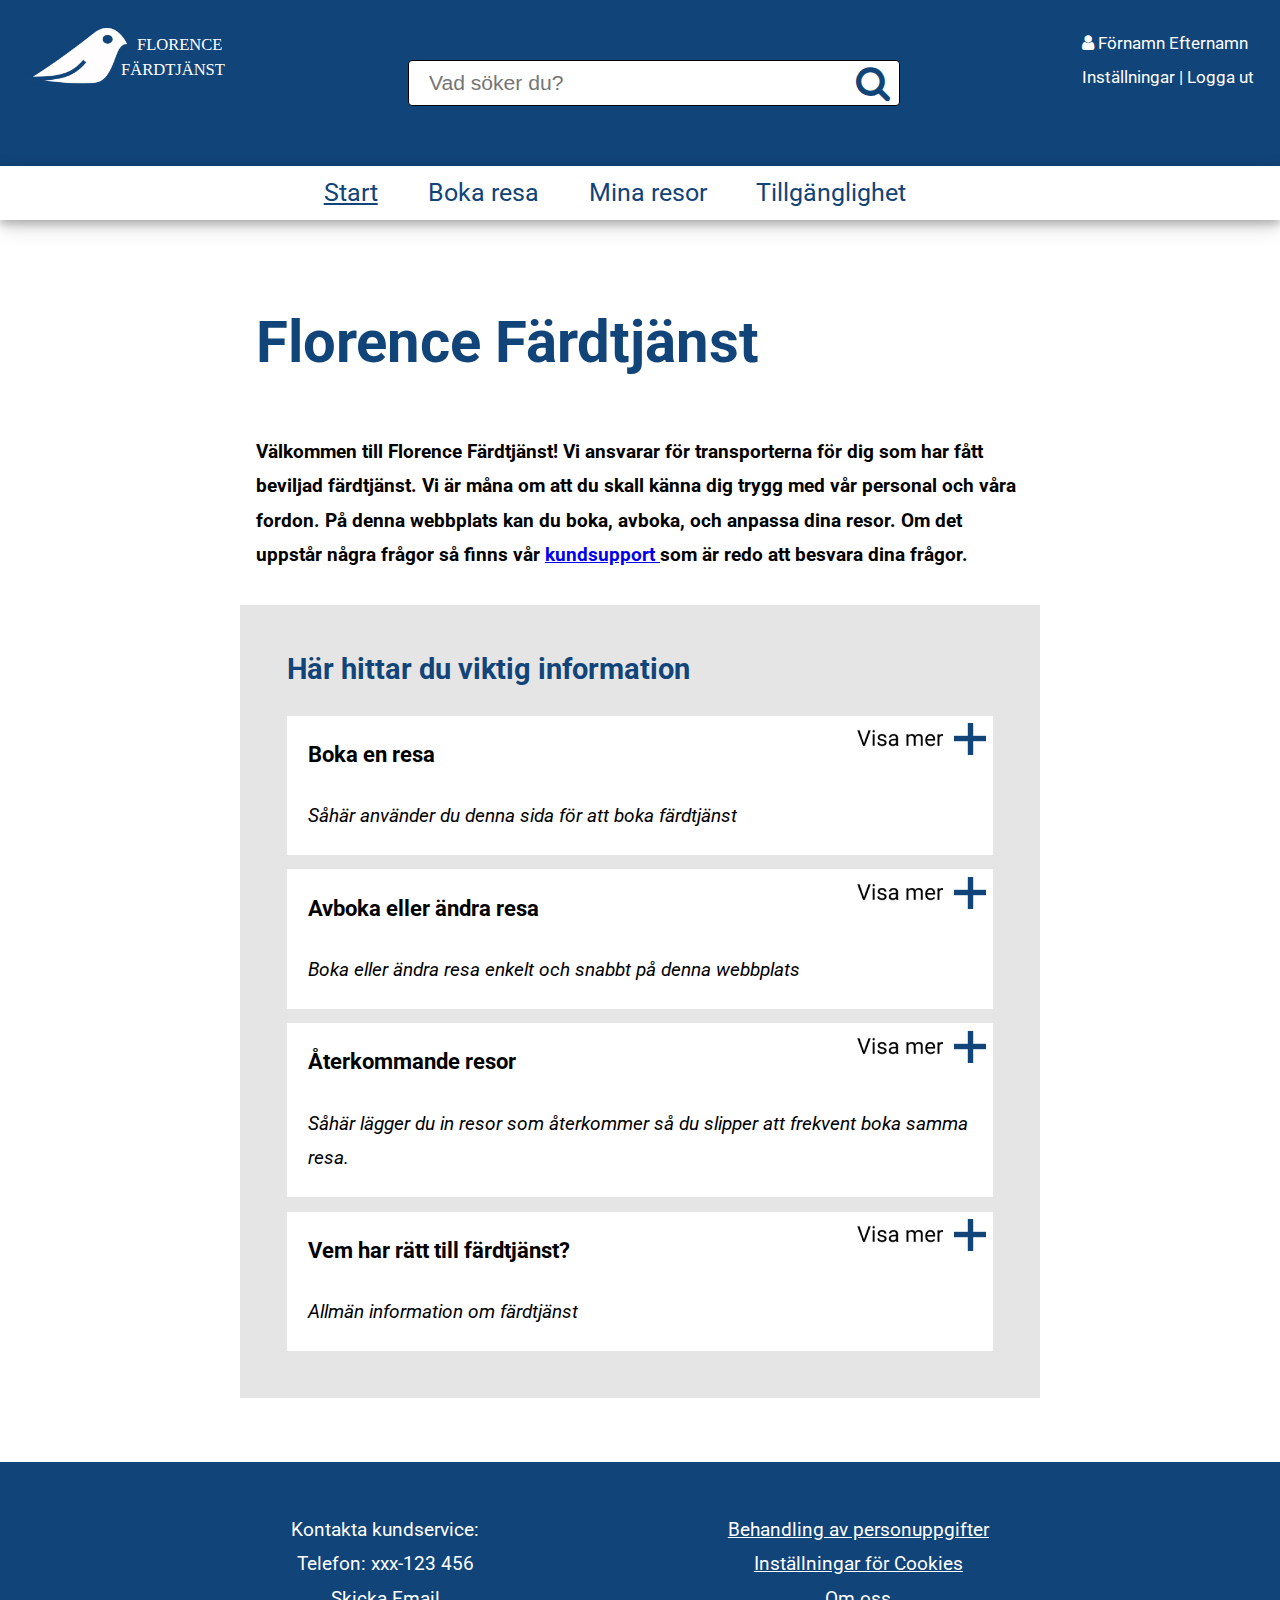
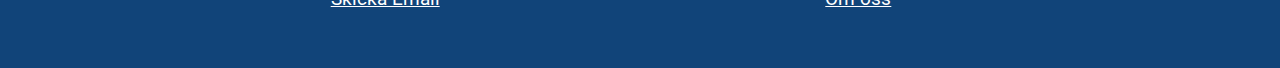
<file: index.html>
<!DOCTYPE html>
<html lang="sv">

<head>
    <meta charset="UTF-8">
    <meta http-equiv="X-UA-Compatible" content="IE=edge">
    <meta name="viewport" content="width=device-width, initial-scale=1.0">
    <title>Florence Färdtjänst | Hem</title>
    <link rel="stylesheet" href="styles.css">
    <link rel="stylesheet" href="https://cdnjs.cloudflare.com/ajax/libs/font-awesome/4.7.0/css/font-awesome.min.css">
    <link rel="shortcut icon" href="images/favicon.ico" type="image/x-icon">
</head>

<body>
    <header>
        <div class="header-wrapper">
            <div class="logotype">
                <a href="index.html"><img src="images/florenceLogo.svg" alt="Logotyp"></a>
            </div>
            <div class="searchbox searchbox-desktop max-width">
                <form action="#">
                    <i class="fa fa-search fa-lg"></i>
                    <input type="text" placeholder="Vad söker du?" name="search">
                </form>
            </div>
            <div class="login">
                <p><i class="fa fa-user"></i> Förnamn Efternamn</p>
                <p>Inställningar | Logga ut</p>
            </div>
        </div>
        <!--Nav bar-->
        <nav class="navbar">
            <div class="nav-links">
                <ul class="max-width">
                    <li><a href="index.html"><u>Start</u></a></li>
                    <li><a href="booking.html">Boka resa</a></li>
                    <li><a href="myBookings.html">Mina resor</a></li>
                    <li><a href="accessibility.html">Tillgänglighet</a></li>
                    <li class="toggle"><a href="#">Inställningar</a></li>
                    <li class="toggle"><a href="#">Logga ut</a></li>
                </ul>
            </div>
        </nav>
        <!--Hamburger menu for smaller screens-->
        <a href="#" class="hamburger-button">
            <span class="bar"></span>
            <span class="bar"></span>
            <span class="bar"></span>
        </a>
        <!--Searchfield for smaller screens-->
        <div class="searchbox searchbox-ipad">
            <form action="#">
                <i class="fa fa-search fa-lg"></i>
                <input type="text" placeholder="Vad söker du?" name="search">
            </form>
        </div>
    </header>

    <main>
        <section class="max-width">
            <h1>Florence Färdtjänst</h1>
            <p class="ingress"><strong>Välkommen till Florence Färdtjänst! Vi ansvarar för transporterna för dig som har
                    fått beviljad färdtjänst. Vi är måna om att du skall känna dig trygg med vår personal och våra
                    fordon. På denna webbplats kan du boka, avboka, och
                    anpassa dina resor. Om det uppstår några frågor så finns vår <a href="#">kundsupport </a>som är redo
                    att besvara dina frågor.
                </strong></p>
            <div class="article-section content">
                <h2>Här hittar du viktig information</h2>

                <article>
                    <div class="article-header">
                        <h3>Boka en resa</h3>
                        <a href="#" class="showMore-button" id="0">
                            <img class="plusIcon" src="images/plusIcon.png" alt="Visa mer knapp">
                            <img class="minusIcon" src="images/minusIcon.png" alt="Dölj knapp">
                        </a>
                    </div>
                    <div class="article-main">
                        <p class="ingress"><em>Såhär använder du denna sida för att boka färdtjänst</em></p>
                        <div class="moreInfo">
                            <p>Under fliken <a href="booking.html">Boka resa</a> så kommer du till ett formulär för att
                                boka en transport.</p>

                            <p>Du fyller i adress, datum och klockslag. Därefter får du några valmöjligheter att
                                specificiera om du har ledsagare/ledsagarhund och/eller har några
                                hjälpmedel såsom rullstol, kryckor, eller betastöd. När du bekräftar bokningen så kommer
                                du få ett bekräftelsemeddelande för
                                att tydliggöra att bokningen gått igenom. Därefter är det bara att vänta in transporten.
                            </p>
                        </div>
                    </div>
                </article>

                <article>
                    <div class="article-header">
                        <h3>Avboka eller ändra resa</h3>
                        <a href="#" class="showMore-button" id="1">
                            <img class="plusIcon" src="images/plusIcon.png" alt="Visa mer knapp">
                            <img class="minusIcon" src="images/minusIcon.png" alt="Dölj knapp">
                        </a>
                    </div>
                    <div class="article-main">
                        <p class="ingress"><em>Boka eller ändra resa enkelt och snabbt på denna webbplats</em></p>
                        <div class="moreInfo">
                            <p>Under fliken <a href="myBookings.html">Mina resor</a> så ser du en översikt över vilka
                                resor du har inplanerade. Till höger om reseinformationen så finns en röd ikon med ett
                                kryss samt en blå ikon med ett kugghjul. Dessa ikoner
                                är till för att göra ändringar i dina bokningar. </p>

                            <p>Den röda ikonen med ett kryss är till för att avboka en resa. Om du klickar på den får du
                                upp ett meddelande som frågar dig om du vill avboka resan.
                                Du bekräftar genom att klicka på den röda knappen där det står avboka. </p>
                            <p>Den blå ikonen med kugghjulet tar dig till bokningssidan där du kan göra ändringar i din
                                resa, såsom att ändra tid, adress, eller datum. När
                                du är färdig med dina ändringar och bekräftar bokningen så kommer du få ett meddelande
                                med information om att resan är ändrad. Går du sedan in på Mina sidor så kan du se att
                                reseinformationen har uppdaterats.</p>
                        </div>
                    </div>
                </article>

                <article>
                    <div class="article-header">
                        <h3>Återkommande resor</h3>
                        <a href="#" class="showMore-button" id="2">
                            <img class="plusIcon" src="images/plusIcon.png" alt="Visa mer knapp">
                            <img class="minusIcon" src="images/minusIcon.png" alt="Dölj knapp">
                        </a>
                    </div>
                    <div class="article-main">
                        <p class="ingress"><em>Såhär lägger du in resor som återkommer så du slipper att frekvent boka
                                samma resa.</em></p>
                        <div class="moreInfo">
                            <p>När du fyller i bokningsformuläret under fliken <a href="booking.html">Boka resa</a> och
                                har fyllt i adresser och klockslag, så kommer du så småningom till två runda knappar som
                                är två alternativ som man kan göra. Ändrar du bocken från Enkelresa till Återkommande
                                resa så får du fram några alternativ för att ställa in hur du vill att resan skall
                                upprepa sig.</p>
                            <p> Ange en eller flera veckodagar och därefter om resan skall återkomma
                                veckovis, varannan vecka, var tredje vecka, eller var fjärde vecka. Det finns också
                                valmöjlighet att ställa in att en resa återkommer jämna eller ojämna veckor. Du kan
                                också ge resan ett namn så att du lätt kan hålla reda på dina regelbundna resor. </p>
                            <p>Du kan närsomhelst göra ändringar i dina återkommande resor genom att gå in på <a
                                    href="myBookings.html">Mina resor</a>
                                och klicka på den blå ikonen med kugghjulet.</p>
                        </div>
                    </div>
                </article>

                <article>
                    <div class="article-header">
                        <h3>Vem har rätt till färdtjänst?</h3>
                        <a href="#" class="showMore-button" id="3">
                            <img class="plusIcon" src="images/plusIcon.png" alt="Visa mer knapp">
                            <img class="minusIcon" src="images/minusIcon.png" alt="Dölj knapp">
                        </a>
                    </div>
                    <div class="article-main">
                        <p class="ingress"><em>Allmän information om färdtjänst</em></p>
                        <div class="moreInfo">
                            <p>Färdtjänst är något som kan bli beviljat om det finns funktionshinder som ger svårigheter
                                att förflytta sig på egen hand eller med kollektivtrafik. Funktionshindret skall finnas
                                i mer än
                                3 månader.</p>

                            <p>Färdtjänst innebär att personen kan åka med i en personbil eller i det fall det
                                behövs ett specialfordon där tex personen kan sitta i sin rullstol. I vissa fall
                                ingår att en
                                ledsagare får åka med.</p>

                            <p>Vem som har rätt att få färdtjänst regleras av färdtjänstlagen och besluten fattas av
                                kommunen eller myndighet som reglerar kollektivtrafiken. </p>
                        </div>
                    </div>
                </article>

            </div>
        </section>

    </main>

    <footer>
        <div class="footer-info max-width">
            <div class="contact-info">
                <p>Kontakta kundservice:</p>
                <p>Telefon: xxx-123 456</p>
                <a href="mailto:kundservice@thisexample.com">Skicka Email</a>
            </div>
            <ul class="footer-links">
                <li><a href="#">Behandling av personuppgifter</a></li>
                <li><a href="#">Inställningar för Cookies</a></li>
                <li><a href="#">Om oss</a></li>
            </ul>
        </div>
    </footer>

    <script src="script.js"></script>

</body>

</html>
</file>
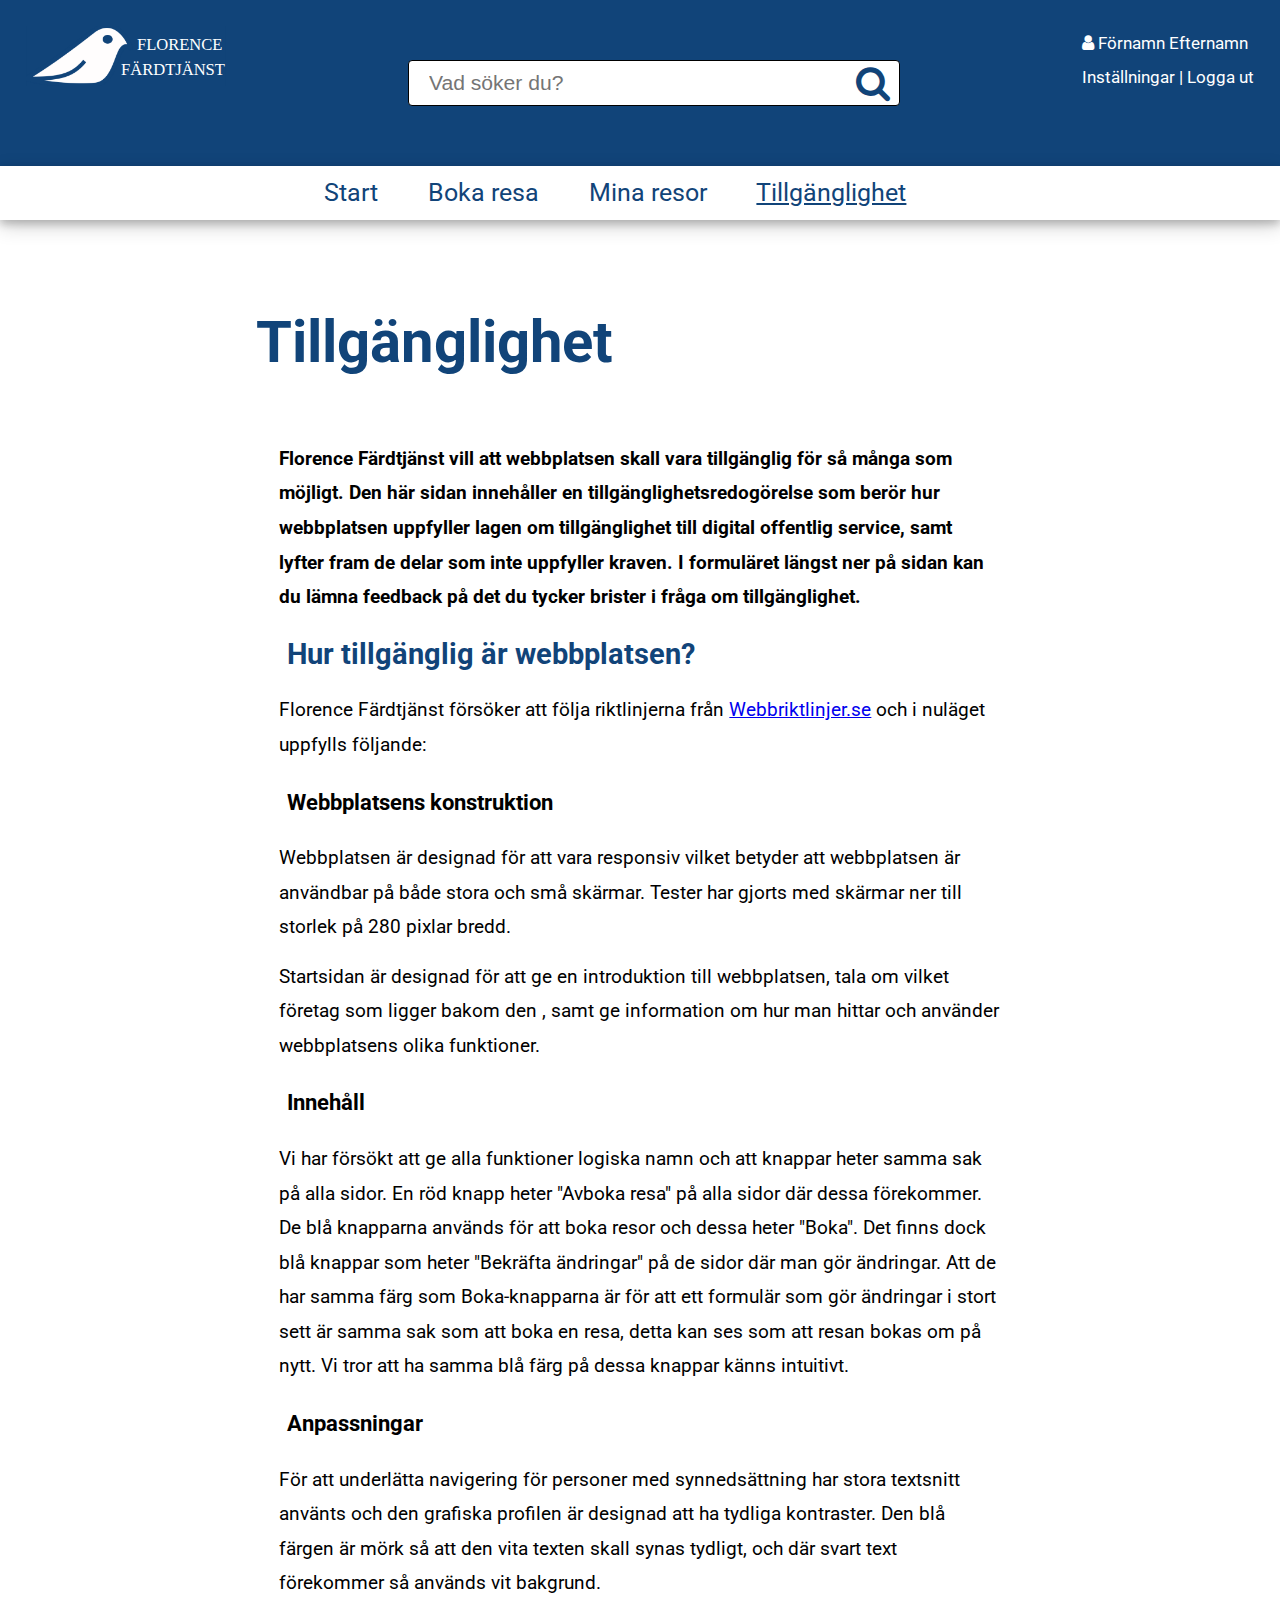
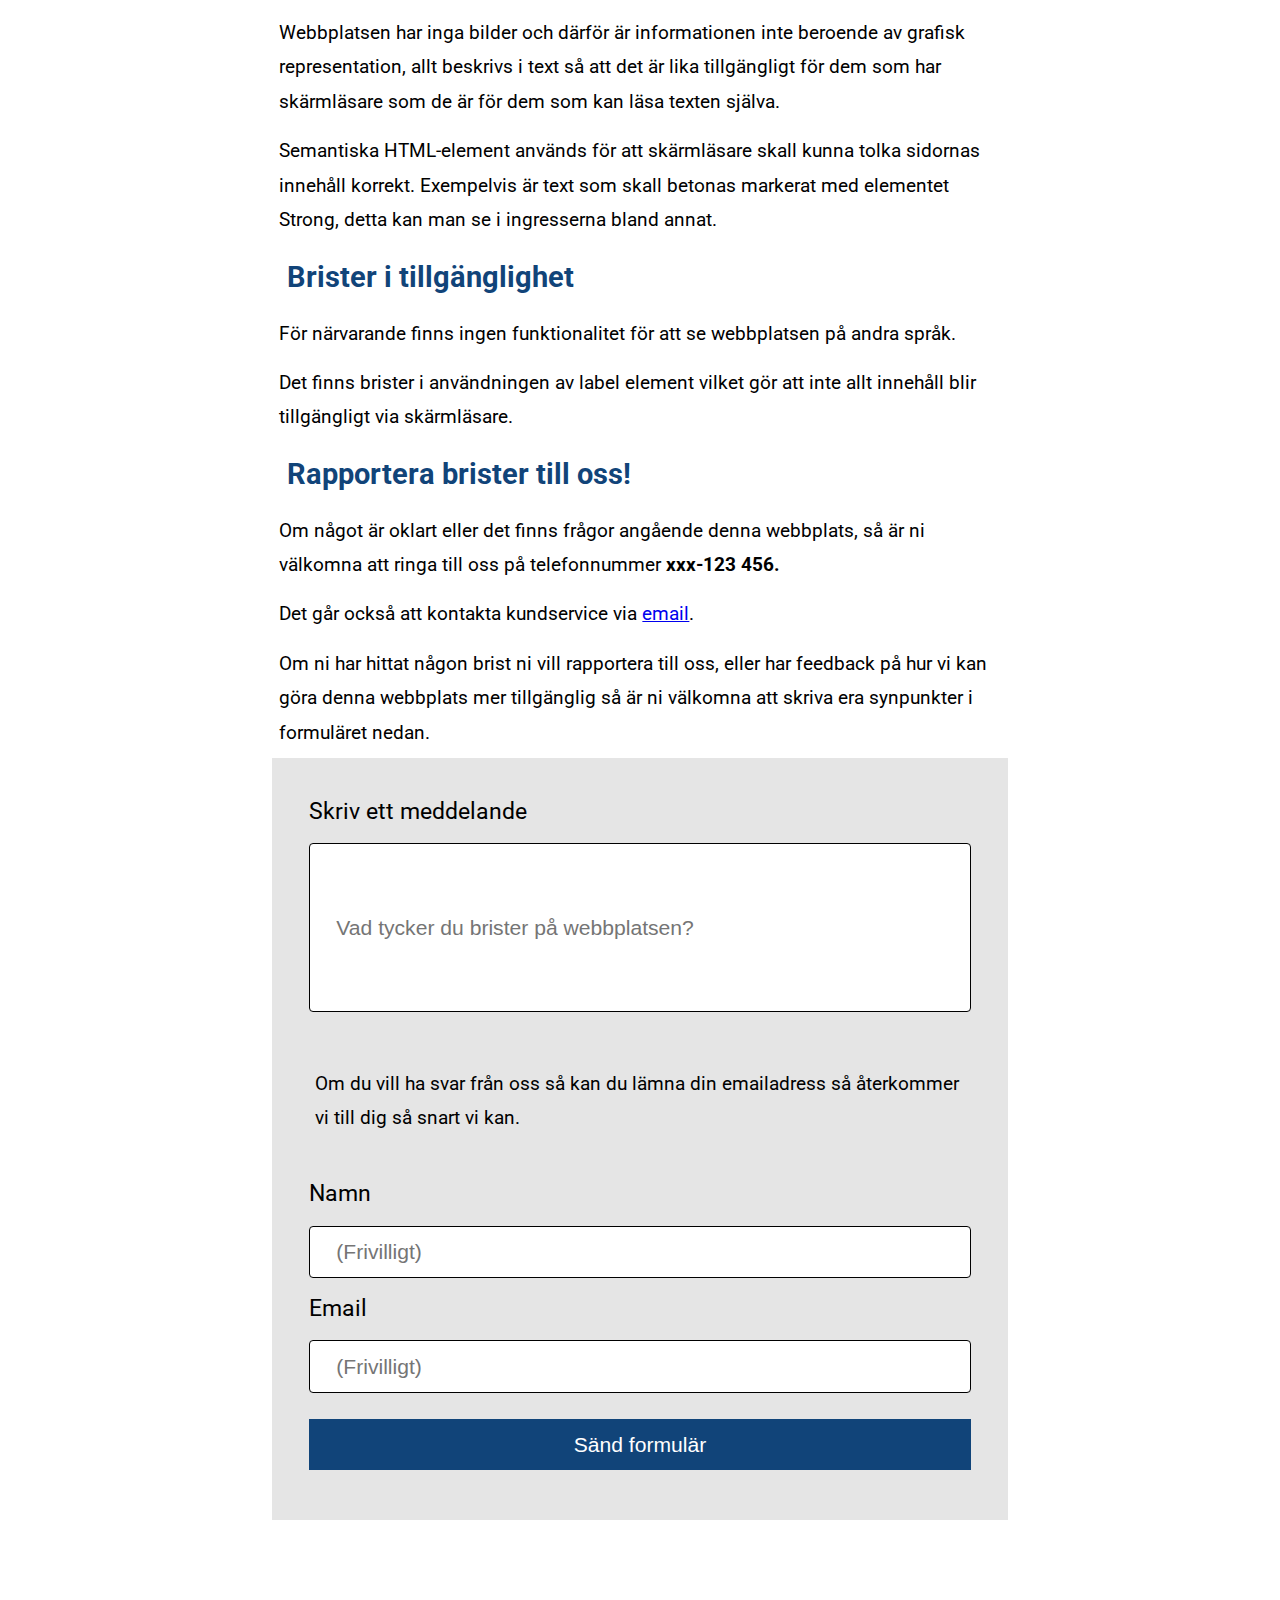
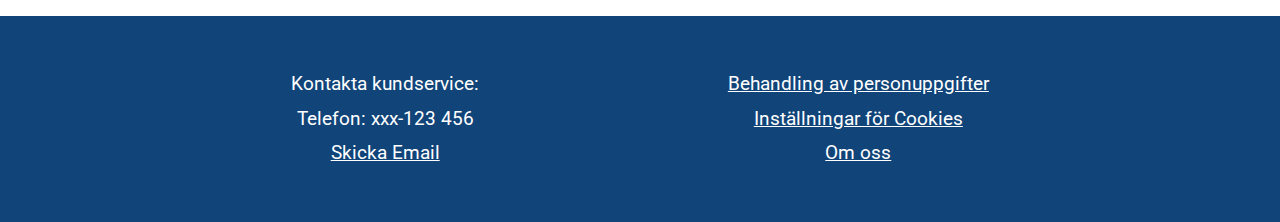
<file: accessibility.html>
<!DOCTYPE html>
<html lang="sv">

<head>
    <meta charset="UTF-8">
    <meta http-equiv="X-UA-Compatible" content="IE=edge">
    <meta name="viewport" content="width=device-width, initial-scale=1.0">
    <title>Florence Färdtjänst | Tillgänglighet</title>
    <link rel="stylesheet" href="styles.css">
    <link rel="stylesheet" href="https://cdnjs.cloudflare.com/ajax/libs/font-awesome/4.7.0/css/font-awesome.min.css">
    <link rel="shortcut icon" href="images/favicon.ico" type="image/x-icon">
</head>

<body>
    <header>
        <div class="header-wrapper">
            <div class="logotype">
                <a href="index.html"><img src="images/florenceLogo.svg" alt="Logotyp"></a>
            </div>
            <div class="searchbox searchbox-desktop max-width">
                <form action="#">
                    <i class="fa fa-search fa-lg"></i>
                    <input type="text" placeholder="Vad söker du?" name="search">
                </form>
            </div>
            <div class="login">
                <p><i class="fa fa-user"></i> Förnamn Efternamn</p>
                <p>Inställningar | Logga ut</p>
            </div>
        </div>
        <!--Nav bar-->
        <nav class="navbar">
            <div class="nav-links">
                <ul class="max-width">
                    <li><a href="index.html">Start</a></li>
                    <li><a href="booking.html">Boka resa</a></li>
                    <li><a href="myBookings.html">Mina resor</a></li>
                    <li><a href="accessibility.html"><u>Tillgänglighet</u></a></li>
                    <li class="toggle"><a href="#">Inställningar</a></li>
                    <li class="toggle"><a href="#">Logga ut</a></li>
                </ul>
            </div>
        </nav>
        <!--Hamburger menu for smaller screens-->
        <a href="#" class="hamburger-button">
            <span class="bar"></span>
            <span class="bar"></span>
            <span class="bar"></span>
        </a>
        <!--Searchfield for smaller screens-->
        <div class="searchbox searchbox-ipad">
            <form action="#">
                <i class="fa fa-search fa-lg"></i>
                <input type="text" placeholder="Vad söker du?" name="search">
            </form>
        </div>
    </header>

    <main>
        <section class="max-width">
            <h1>Tillgänglighet</h1>
            <div class="accessibility-content content">
                <!--Ingress-->
                <p class="ingress"><strong>Florence Färdtjänst vill att webbplatsen skall vara tillgänglig för så många
                        som möjligt. Den här sidan innehåller en tillgänglighetsredogörelse som berör hur webbplatsen
                        uppfyller lagen om tillgänglighet
                        till digital offentlig service, samt lyfter fram de delar som inte uppfyller kraven. I
                        formuläret längst ner
                        på sidan kan du lämna feedback på det du tycker brister i fråga om tillgänglighet.</strong></p>

                <h2>Hur tillgänglig är webbplatsen?</h2>
                <p>Florence Färdtjänst försöker att följa riktlinjerna från <a
                        href="https://webbriktlinjer.se/riktlinjer/">Webbriktlinjer.se</a> och i nuläget uppfylls
                    följande:</p>
                <h3>Webbplatsens konstruktion</h3>
                <p>Webbplatsen är designad för att vara responsiv vilket betyder att webbplatsen är användbar på både
                    stora
                    och små skärmar. Tester har gjorts med skärmar ner till storlek på 280 pixlar bredd.</p>
                <p>Startsidan är designad för att ge en introduktion till webbplatsen, tala om vilket företag som ligger
                    bakom den , samt ge information om hur man hittar och använder webbplatsens olika funktioner. </p>
                <h3>Innehåll</h3>
                <p>Vi har försökt att ge alla funktioner logiska namn och att knappar heter samma sak på
                    alla sidor. En röd knapp heter "Avboka resa" på alla sidor där dessa förekommer. De blå knapparna
                    används för att boka resor och dessa heter "Boka". Det finns dock blå knappar som heter "Bekräfta
                    ändringar" på de sidor där man gör ändringar. Att de har samma färg som Boka-knapparna är för att
                    ett
                    formulär som gör ändringar i stort sett är samma sak som att boka en resa, detta kan ses som att
                    resan bokas om på nytt. Vi tror att ha samma blå färg på dessa knappar känns intuitivt.</p>
                <h3>Anpassningar</h3>
                <p>För att underlätta navigering för personer med synnedsättning har stora textsnitt använts och den
                    grafiska profilen är designad att ha tydliga kontraster. Den blå färgen är mörk så att den vita
                    texten skall synas tydligt, och där svart text förekommer så används vit bakgrund. </p>
                <p>Webbplatsen har inga bilder och därför är informationen inte beroende av grafisk representation, allt
                    beskrivs i text så att det är lika tillgängligt för dem som har skärmläsare som de är för dem som
                    kan läsa texten själva.</p>
                <p>Semantiska HTML-element används för att skärmläsare skall kunna tolka sidornas innehåll korrekt.
                    Exempelvis är text som skall betonas markerat med elementet Strong, detta kan man se i ingresserna
                    bland annat.</p>
                <h2>Brister i tillgänglighet</h2>
                <p>För närvarande finns ingen funktionalitet för att se webbplatsen på andra språk.</p>
                <p>Det finns brister i användningen av label element vilket gör att inte allt innehåll blir tillgängligt
                    via
                    skärmläsare.</p>


                <h2>Rapportera brister till oss! </h2>
                <p>Om något är oklart eller det finns frågor angående denna webbplats, så är ni välkomna att ringa till
                    oss på telefonnummer <b>xxx-123 456.</b></p>
                <p>Det går också att kontakta kundservice via <a href="mailto:kundservice@thisexample.com">email</a>.
                </p>
                <p>Om ni har hittat någon brist ni vill rapportera till oss, eller har feedback på hur vi kan göra denna
                    webbplats mer tillgänglig så är ni välkomna att skriva era synpunkter i formuläret nedan.</p>
                <div class="forms accessibility-form">
                    <form action="#">
                        <label for="message">Skriv ett meddelande</label>
                        <input type="text" id="message" class="message" name="message"
                            placeholder="Vad tycker du brister på webbplatsen?"><br>
                        <br>
                        <p>Om du vill ha svar från oss så kan du lämna din emailadress så återkommer vi till dig så
                            snart vi kan.</p><br>
                        <label for="name">Namn</label>
                        <input type="text" id="name" name="name" placeholder="(Frivilligt)"><br>
                        <label for="email">Email</label>
                        <input type="email" id="email" name="email" placeholder="(Frivilligt)"><br>
                        <button class="submit-button">Sänd formulär</button>
                    </form>
                </div>
            </div>
        </section>

    </main>

    <footer>
        <div class="footer-info max-width">
            <div class="contact-info">
                <p>Kontakta kundservice:</p>
                <p>Telefon: xxx-123 456</p>
                <a href="mailto:kundservice@thisexample.com">Skicka Email</a>
            </div>
            <ul class="footer-links">
                <li><a href="#">Behandling av personuppgifter</a></li>
                <li><a href="#">Inställningar för Cookies</a></li>
                <li><a href="#">Om oss</a></li>
            </ul>
        </div>
    </footer>

    <script src="script.js"></script>

</body>

</html>
</file>
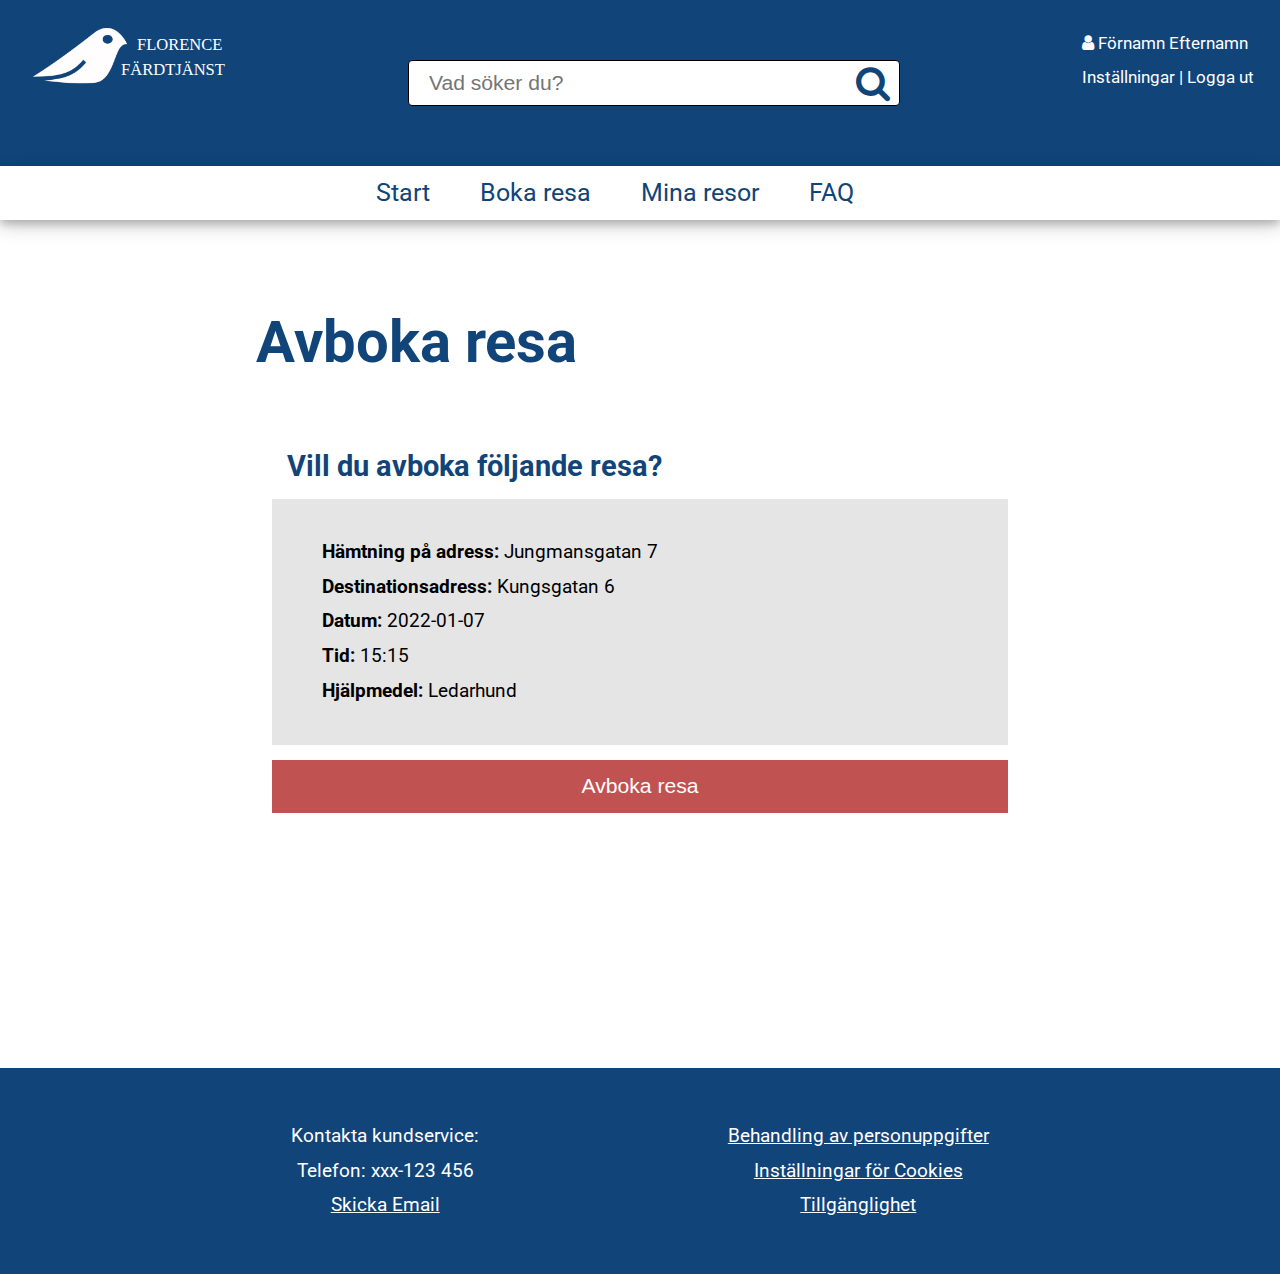
<file: avboka.html>
<!DOCTYPE html>
<html lang="sv">

<head>
    <meta charset="UTF-8">
    <meta http-equiv="X-UA-Compatible" content="IE=edge">
    <meta name="viewport" content="width=device-width, initial-scale=1.0">
    <title>Florence Färdtjänst | Avboka resa</title>
    <link rel="stylesheet" href="styles.css">
    <link rel="stylesheet" href="https://cdnjs.cloudflare.com/ajax/libs/font-awesome/4.7.0/css/font-awesome.min.css">
    <link rel="shortcut icon" href="images/favicon.ico" type="image/x-icon">
</head>

<body>
    <header>
        <div class="header-wrapper">
            <div class="logotype">
                <a href="index.html"><img src="images/florenceLogo.svg" alt="Logotyp"></a>
            </div>
            <div class="searchbox searchbox-desktop max-width">
                <form action="#">
                    <i class="fa fa-search fa-lg"></i>
                    <input type="text" placeholder="Vad söker du?" name="search">
                </form>
            </div>
            <div class="login">
                <p><i class="fa fa-user"></i> Förnamn Efternamn</p>
                <p>Inställningar | Logga ut</p>
            </div>
        </div>

        <!--Nav bar-->
        <nav class="navbar">
            <div class="nav-links">
                <ul class="max-width">
                    <li><a href="index.html">Start</a></li>
                    <li><a href="booking.html">Boka resa</a></li>
                    <li><a href="myBookings.html">Mina resor</a></li>
                    <li><a href="faq.html">FAQ</a></li>
                    <li class="toggle"><a href="#">Inställningar</a></li>
                    <li class="toggle"><a href="#">Logga ut</a></li>
                </ul>
            </div>
        </nav>

        <!--Hamburger menu for smaller screens-->
        <a href="#" class="hamburger-button">
            <span class="bar"></span>
            <span class="bar"></span>
            <span class="bar"></span>
        </a>

        <!--Searchfield for smaller screens-->
        <div class="searchbox searchbox-ipad">
            <form action="#">
                <i class="fa fa-search fa-lg"></i>
                <input type="text" placeholder="Vad söker du?" name="search">
            </form>
        </div>
    </header>

    <main>
        <section class="max-width">
            <h1>Avboka resa</h1>
            <div class="confirmation-message-section content">
                <h2>Vill du avboka följande resa?</h2>

                <div class="confirmation-message">
                    <p><strong>Hämtning på adress: </strong>Jungmansgatan 7</p>
                    <p><strong>Destinationsadress: </strong>Kungsgatan 6</p>
                    <p><strong>Datum: </strong>2022-01-07</p>
                    <p><strong>Tid: </strong>15:15</p>
                    <p><strong>Hjälpmedel: </strong>Ledarhund</p>
                </div>
                <form action="myBookings.html">
                    <button class="delete-button">Avboka resa</button>
                 </form>
            </div>

        </section>
    </main>
    <footer>
        <div class="footer-info max-width">
            <div class="contact-info">
                <p>Kontakta kundservice:</p>
                <p>Telefon: xxx-123 456</p>
                <a href="mailto:kundservice@thisexample.com">Skicka Email</a>
            </div>
            <ul class="footer-links">
                <li><a href="#">Behandling av personuppgifter</a></li>
                <li><a href="#">Inställningar för Cookies</a></li>
                <li><a href="accessibility.html">Tillgänglighet</a></li>
            </ul>
        </div>
    </footer>

    <script src="script.js"></script>

</body>

</html>
</file>
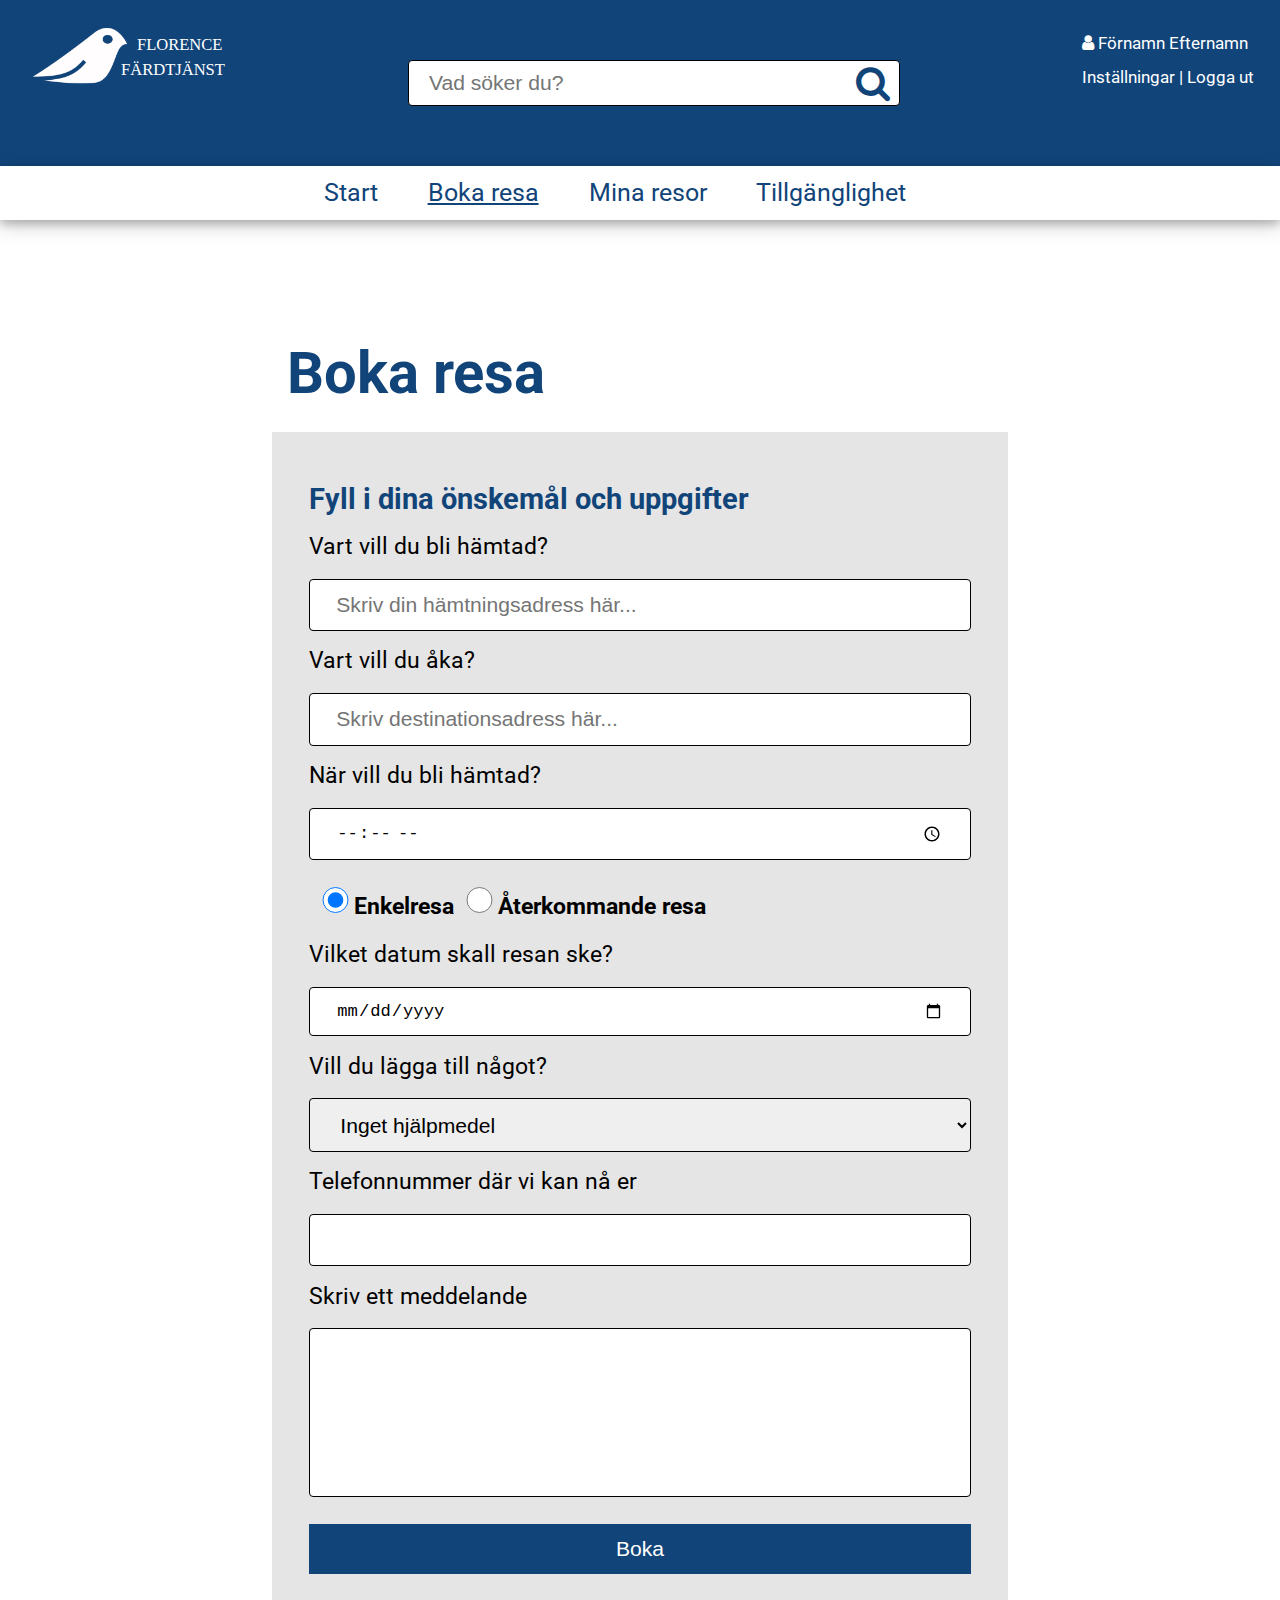
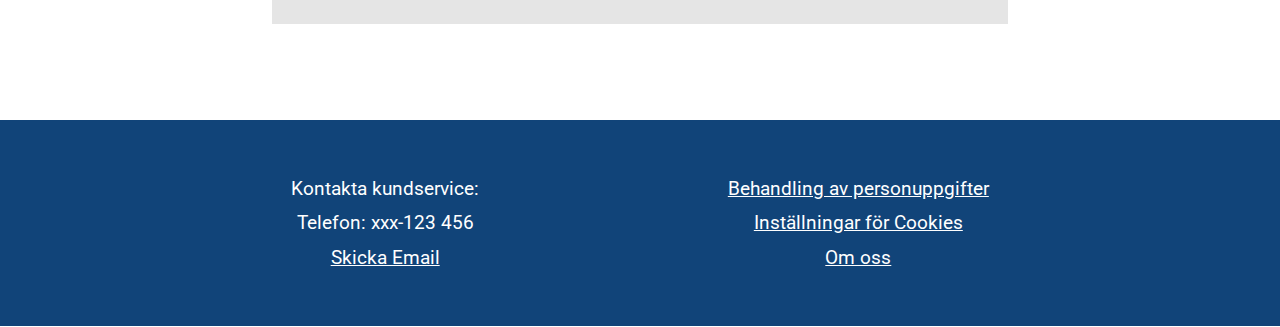
<file: booking.html>
<!DOCTYPE html>
<html lang="sv">

<head>
    <meta charset="UTF-8">
    <meta http-equiv="X-UA-Compatible" content="IE=edge">
    <meta name="viewport" content="width=device-width, initial-scale=1.0">
    <title>Florence Färdtjänst | Boka resa</title>
    <link rel="stylesheet" href="styles.css">
    <link rel="stylesheet" href="https://cdnjs.cloudflare.com/ajax/libs/font-awesome/4.7.0/css/font-awesome.min.css">
    <link rel="shortcut icon" href="images/favicon.ico" type="image/x-icon">
</head>

<body>
    <header>
        <div class="header-wrapper">
            <div class="logotype">
                <a href="index.html"><img src="images/florenceLogo.svg" alt="Logotyp"></a>
            </div>
            <div class="searchbox searchbox-desktop max-width">
                <form action="#">
                    <i class="fa fa-search fa-lg"></i>
                    <input type="text" placeholder="Vad söker du?" name="search">
                </form>
            </div>
            <div class="login">
                <p><i class="fa fa-user"></i> Förnamn Efternamn</p>
                <p>Inställningar | Logga ut</p>
            </div>
        </div>
        <!--Nav bar-->
        <nav class="navbar">
            <div class="nav-links">
                <ul class="max-width">
                    <li><a href="index.html">Start</a></li>
                    <li><a href="booking.html"><u>Boka resa</u></a></li>
                    <li><a href="myBookings.html">Mina resor</a></li>
                    <li><a href="accessibility.html">Tillgänglighet</a></li>
                    <li class="toggle"><a href="#">Inställningar</a></li>
                    <li class="toggle"><a href="#">Logga ut</a></li>
                </ul>
            </div>
        </nav>
        <!--Hamburger menu for smaller screens-->
        <a href="#" class="hamburger-button">
            <span class="bar"></span>
            <span class="bar"></span>
            <span class="bar"></span>
        </a>
        <!--Searchfield for smaller screens-->
        <div class="searchbox searchbox-ipad">
            <form action="#">
                <i class="fa fa-search fa-lg"></i>
                <input type="text" placeholder="Vad söker du?" name="search">
            </form>
        </div>
    </header>

    <main>
        <section class="max-width">
            <div class="booking-section content">
                <h1>Boka resa</h1>
                <div class="forms">
                    <h2>Fyll i dina önskemål och uppgifter</h2>
                    <form action="confirmationMessage.html">
                        <label for="from">Vart vill du bli hämtad?</label>
                        <input type="text" id="from" name="from" placeholder="Skriv din hämtningsadress här..."><br>
                        <label for="to">Vart vill du åka?</label>
                        <input type="text" id="to" name="to" placeholder="Skriv destinationsadress här..."><br>
                        <label for="time">När vill du bli hämtad?</label>
                        <input type="time" id="time" name="time"> <br>
                        <!--single or recurring?-->
                        <div class="booking-choices">
                            <div>
                                <input type="radio" id="oneway" name="choice-of-travel" value="oneway"
                                    checked="checked">
                                <label for="oneway">Enkelresa</label>
                            </div>
                            <div>
                                <input type="radio" id="recurring" name="choice-of-travel" value="recurring">
                                <label for="recurring">Återkommande resa</label>
                            </div>
                        </div>
                        <!-- single transport div-->
                        <div class="oneway-booking">
                            <label for="date"> Vilket datum skall resan ske?</label>
                            <input type="date" name="date" id="date"><br>
                        </div>
                        <!-- recurring transport div-->
                        <div class="recurring-booking">
                            <label for="days">Välj dag eller dagar för resan</label>
                            <select id="days" name="days">
                                <option value="monday">Måndag</option>
                                <option value="tuesday">Tisdag</option>
                                <option value="wednesday">Onsdag</option>
                                <option value="thursday">Torsdag</option>
                                <option value="friday">Fredag</option>
                                <option value="saturday">Lördag</option>
                                <option value="sunday">Söndag</option>
                            </select>
                            <label for="frequency">Upprepas</label>
                            <select id="frequency" name="frequency">
                                <option value="everyWeek">Varje vecka</option>
                                <option value="everyOtherWeek">Varannan vecka</option>
                                <option value="everyThirdWeek">Var tredje vecka</option>
                                <option value="everyForthWeek">Var fjärde vecka</option>
                                <option value="even">Jämna veckor</option>
                                <option value="uneven">Ojämna veckor</option>
                            </select>
                            <label for="title">Ge resan ett namn</label>
                            <input type="text" id="title" name="title" placeholder="Exempelvis: Till jobbet..."><br>
                        </div>
                        <!--Additional info and phonenumber-->
                        <label for="additional-info">Vill du lägga till något?</label>
                        <select id="additional-info" name="additional-info">
                            <option value="none">Inget hjälpmedel</option>
                            <option value="wheelchair">Rullstol</option>
                            <option value="walker">Rullator/betastöd</option>
                            <option value="assistant">Ledsagare</option>
                            <option value="service-dog">Ledsagarhund</option>
                        </select>
                        <label for="phonenr">Telefonnummer där vi kan nå er</label>
                        <input type="text" id="phonenr" name="phonenr"><br>
                        <label for="message">Skriv ett meddelande</label>
                        <input type="text" id="message" class="message" name="message"><br>
                        <button class="submit-button">Boka</button>
                    </form>
                </div>
            </div>
        </section>
    </main>

    <footer>
        <div class="footer-info max-width">
            <div class="contact-info">
                <p>Kontakta kundservice:</p>
                <p>Telefon: xxx-123 456</p>
                <a href="mailto:kundservice@thisexample.com">Skicka Email</a>
            </div>
            <ul class="footer-links">
                <li><a href="#">Behandling av personuppgifter</a></li>
                <li><a href="#">Inställningar för Cookies</a></li>
                <li><a href="#">Om oss</a></li>
            </ul>
        </div>
    </footer>

    <script src="script.js"></script>

</body>

</html>
</file>
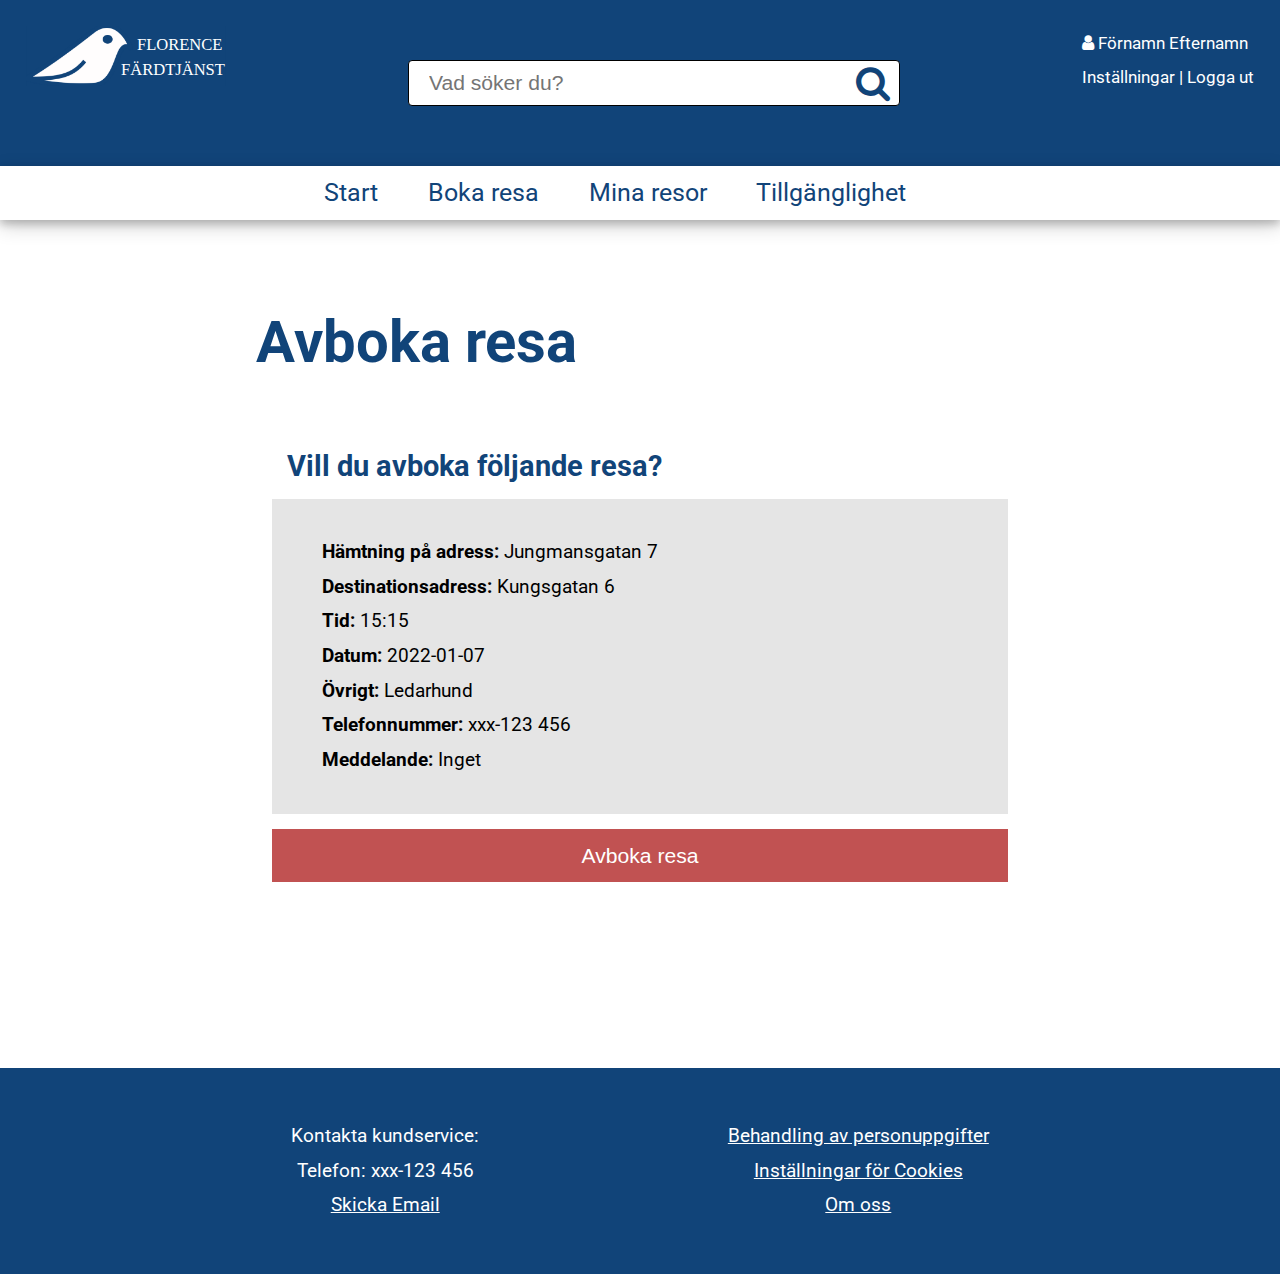
<file: cancel.html>
<!DOCTYPE html>
<html lang="sv">

<head>
    <meta charset="UTF-8">
    <meta http-equiv="X-UA-Compatible" content="IE=edge">
    <meta name="viewport" content="width=device-width, initial-scale=1.0">
    <title>Florence Färdtjänst | Avboka resa</title>
    <link rel="stylesheet" href="styles.css">
    <link rel="stylesheet" href="https://cdnjs.cloudflare.com/ajax/libs/font-awesome/4.7.0/css/font-awesome.min.css">
    <link rel="shortcut icon" href="images/favicon.ico" type="image/x-icon">
</head>

<body>
    <header>
        <div class="header-wrapper">
            <div class="logotype">
                <a href="index.html"><img src="images/florenceLogo.svg" alt="Logotyp"></a>
            </div>
            <div class="searchbox searchbox-desktop max-width">
                <form action="#">
                    <i class="fa fa-search fa-lg"></i>
                    <input type="text" placeholder="Vad söker du?" name="search">
                </form>
            </div>
            <div class="login">
                <p><i class="fa fa-user"></i> Förnamn Efternamn</p>
                <p>Inställningar | Logga ut</p>
            </div>
        </div>
        <!--Nav bar-->
        <nav class="navbar">
            <div class="nav-links">
                <ul class="max-width">
                    <li><a href="index.html">Start</a></li>
                    <li><a href="booking.html">Boka resa</a></li>
                    <li><a href="myBookings.html">Mina resor</a></li>
                    <li><a href="accessibility.html">Tillgänglighet</a></li>
                    <li class="toggle"><a href="#">Inställningar</a></li>
                    <li class="toggle"><a href="#">Logga ut</a></li>
                </ul>
            </div>
        </nav>
        <!--Hamburger menu for smaller screens-->
        <a href="#" class="hamburger-button">
            <span class="bar"></span>
            <span class="bar"></span>
            <span class="bar"></span>
        </a>
        <!--Searchfield for smaller screens-->
        <div class="searchbox searchbox-ipad">
            <form action="#">
                <i class="fa fa-search fa-lg"></i>
                <input type="text" placeholder="Vad söker du?" name="search">
            </form>
        </div>
    </header>

    <main>
        <section class="max-width">
            <h1>Avboka resa</h1>
            <div class="confirmation-message-section content">
                <h2>Vill du avboka följande resa?</h2>
                <div class="confirmation-message">
                    <p><b>Hämtning på adress:</b> Jungmansgatan 7</p>
                    <p><b>Destinationsadress:</b> Kungsgatan 6</p>
                    <p><b>Tid:</b> 15:15</p>
                    <p><b>Datum:</b> 2022-01-07</p>
                    <p><b>Övrigt:</b> Ledarhund</p>
                    <p><b>Telefonnummer:</b> xxx-123 456</p>
                    <p><b>Meddelande:</b> Inget</p>
                </div>
                <form action="myBookings.html">
                    <button class="delete-button">Avboka resa</button>
                </form>
            </div>
        </section>
    </main>

    <footer>
        <div class="footer-info max-width">
            <div class="contact-info">
                <p>Kontakta kundservice:</p>
                <p>Telefon: xxx-123 456</p>
                <a href="mailto:kundservice@thisexample.com">Skicka Email</a>
            </div>
            <ul class="footer-links">
                <li><a href="#">Behandling av personuppgifter</a></li>
                <li><a href="#">Inställningar för Cookies</a></li>
                <li><a href="#">Om oss</a></li>
            </ul>
        </div>
    </footer>

    <script src="script.js"></script>

</body>

</html>
</file>
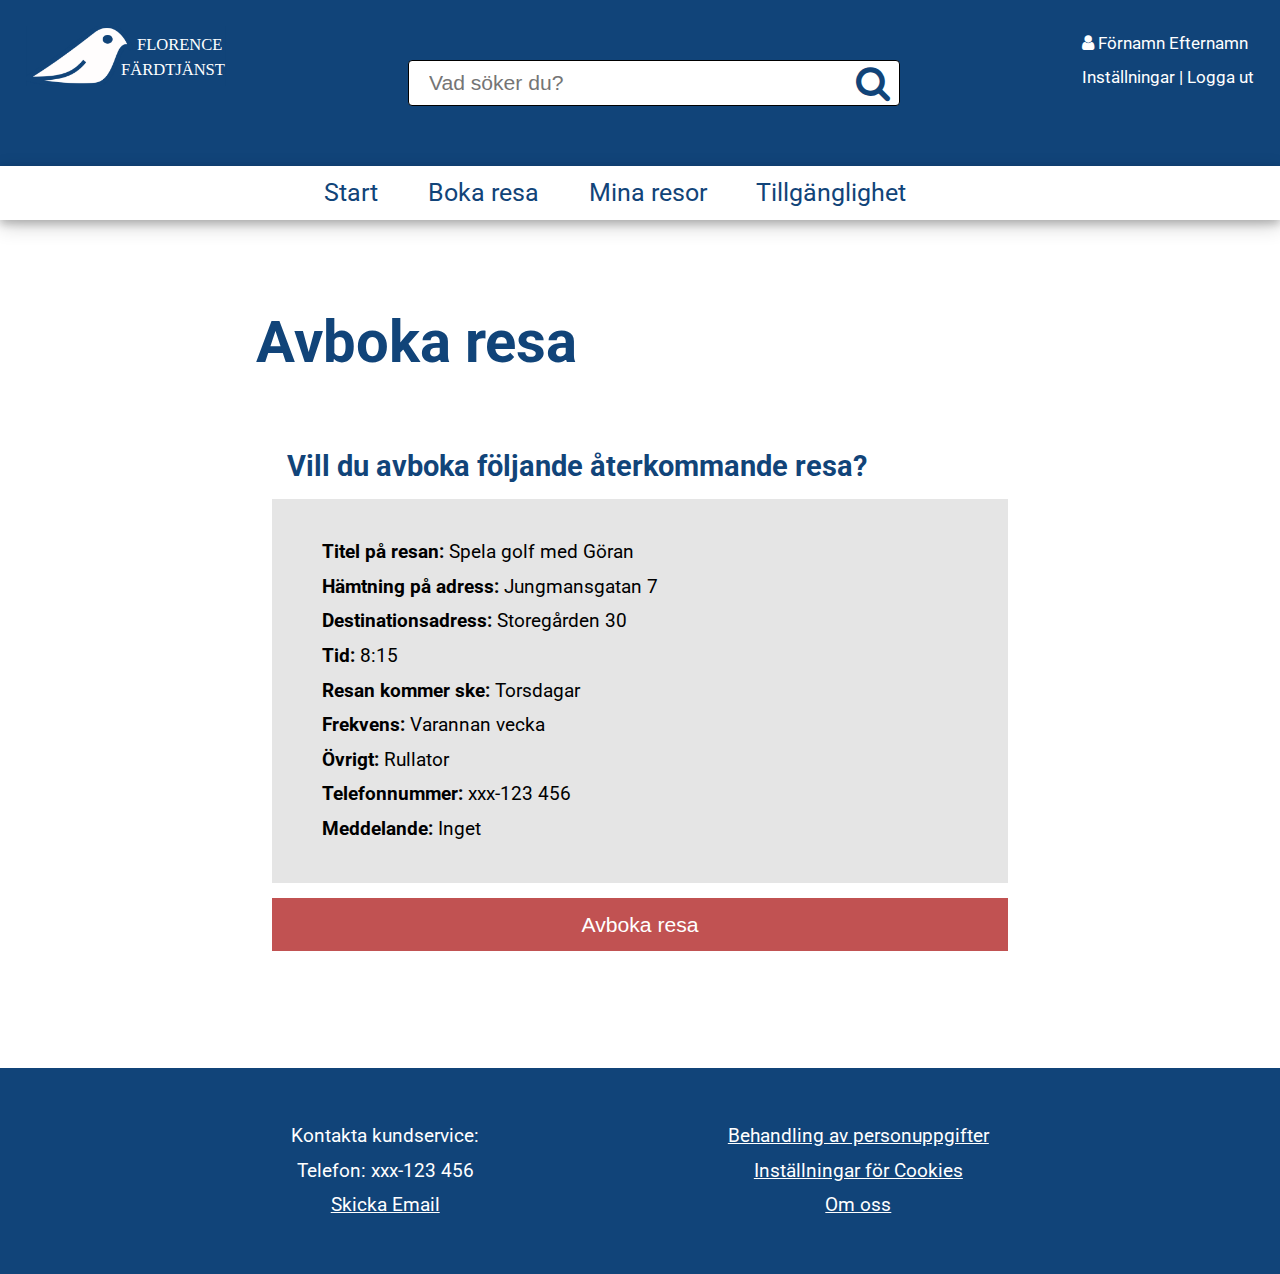
<file: cancelRecurring.html>
<!DOCTYPE html>
<html lang="sv">

<head>
    <meta charset="UTF-8">
    <meta http-equiv="X-UA-Compatible" content="IE=edge">
    <meta name="viewport" content="width=device-width, initial-scale=1.0">
    <title>Florence Färdtjänst | Avboka resa</title>
    <link rel="stylesheet" href="styles.css">
    <link rel="stylesheet" href="https://cdnjs.cloudflare.com/ajax/libs/font-awesome/4.7.0/css/font-awesome.min.css">
    <link rel="shortcut icon" href="images/favicon.ico" type="image/x-icon">
</head>

<body>
    <header>
        <div class="header-wrapper">
            <div class="logotype">
                <a href="index.html"><img src="images/florenceLogo.svg" alt="Logotyp"></a>
            </div>
            <div class="searchbox searchbox-desktop max-width">
                <form action="#">
                    <i class="fa fa-search fa-lg"></i>
                    <input type="text" placeholder="Vad söker du?" name="search">
                </form>
            </div>
            <div class="login">
                <p><i class="fa fa-user"></i> Förnamn Efternamn</p>
                <p>Inställningar | Logga ut</p>
            </div>
        </div>
        <!--Nav bar-->
        <nav class="navbar">
            <div class="nav-links">
                <ul class="max-width">
                    <li><a href="index.html">Start</a></li>
                    <li><a href="booking.html">Boka resa</a></li>
                    <li><a href="myBookings.html">Mina resor</a></li>
                    <li><a href="accessibility.html">Tillgänglighet</a></li>
                    <li class="toggle"><a href="#">Inställningar</a></li>
                    <li class="toggle"><a href="#">Logga ut</a></li>
                </ul>
            </div>
        </nav>
        <!--Hamburger menu for smaller screens-->
        <a href="#" class="hamburger-button">
            <span class="bar"></span>
            <span class="bar"></span>
            <span class="bar"></span>
        </a>
        <!--Searchfield for smaller screens-->
        <div class="searchbox searchbox-ipad">
            <form action="#">
                <i class="fa fa-search fa-lg"></i>
                <input type="text" placeholder="Vad söker du?" name="search">
            </form>
        </div>
    </header>

    <main>
        <section class="max-width">
            <h1>Avboka resa</h1>
            <div class="confirmation-message-section content">
                <h2>Vill du avboka följande återkommande resa?</h2>
                <div class="confirmation-message">
                    <p><b>Titel på resan:</b> Spela golf med Göran</p>
                    <p><b>Hämtning på adress:</b> Jungmansgatan 7</p>
                    <p><b>Destinationsadress:</b> Storegården 30</p>
                    <p><b>Tid:</b> 8:15</p>
                    <p><b>Resan kommer ske:</b> Torsdagar</p>
                    <p><b>Frekvens:</b> Varannan vecka</p>
                    <p><b>Övrigt:</b> Rullator</p>
                    <p><b>Telefonnummer:</b> xxx-123 456</p>
                    <p><b>Meddelande:</b> Inget</p>
                </div>
                <form action="myBookings.html">
                    <button class="delete-button">Avboka resa</button>
                </form>
            </div>
        </section>
    </main>

    <footer>
        <div class="footer-info max-width">
            <div class="contact-info">
                <p>Kontakta kundservice:</p>
                <p>Telefon: xxx-123 456</p>
                <a href="mailto:kundservice@thisexample.com">Skicka Email</a>
            </div>
            <ul class="footer-links">
                <li><a href="#">Behandling av personuppgifter</a></li>
                <li><a href="#">Inställningar för Cookies</a></li>
                <li><a href="#">Om oss</a></li>
            </ul>
        </div>
    </footer>

    <script src="script.js"></script>

</body>

</html>
</file>
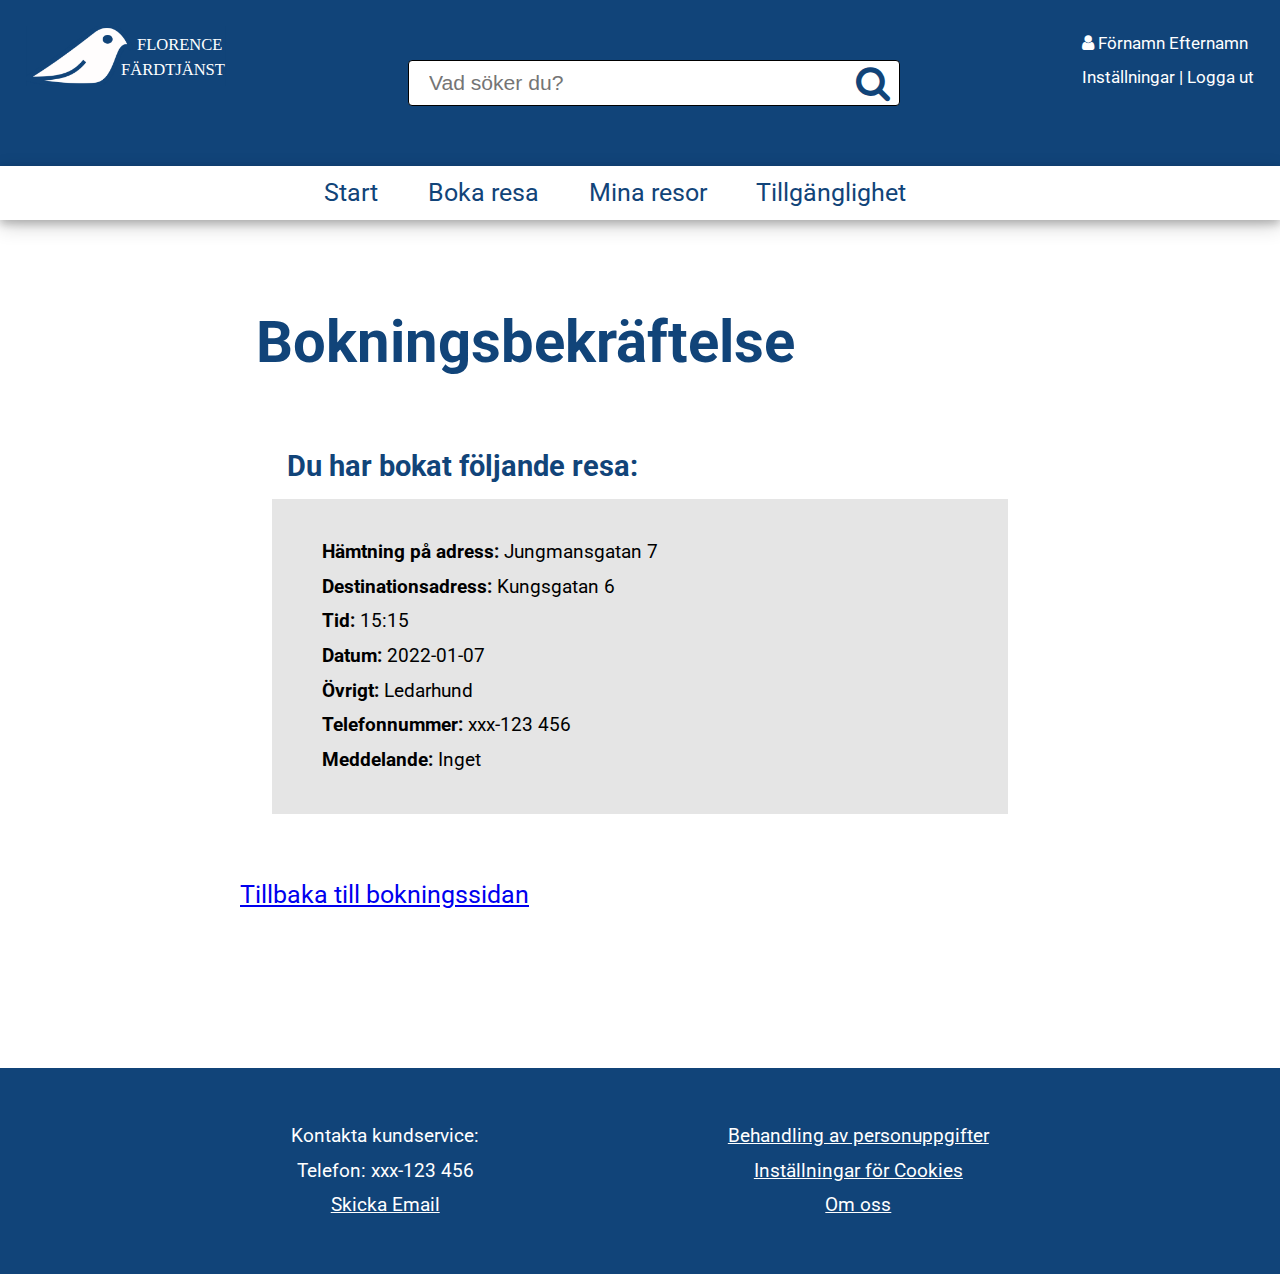
<file: confirmationMessage.html>
<!DOCTYPE html>
<html lang="sv">

<head>
    <meta charset="UTF-8">
    <meta http-equiv="X-UA-Compatible" content="IE=edge">
    <meta name="viewport" content="width=device-width, initial-scale=1.0">
    <title>Florence Färdtjänst | Bokningsbekräftelse</title>
    <link rel="stylesheet" href="styles.css">
    <link rel="stylesheet" href="https://cdnjs.cloudflare.com/ajax/libs/font-awesome/4.7.0/css/font-awesome.min.css">
    <link rel="shortcut icon" href="images/favicon.ico" type="image/x-icon">
</head>

<body>
    <header>
        <div class="header-wrapper">
            <div class="logotype">
                <a href="index.html"><img src="images/florenceLogo.svg" alt="Logotyp"></a>
            </div>
            <div class="searchbox searchbox-desktop max-width">
                <form action="#">
                    <i class="fa fa-search fa-lg"></i>
                    <input type="text" placeholder="Vad söker du?" name="search">
                </form>
            </div>
            <div class="login">
                <p><i class="fa fa-user"></i> Förnamn Efternamn</p>
                <p>Inställningar | Logga ut</p>
            </div>
        </div>
        <!--Nav bar-->
        <nav class="navbar">
            <div class="nav-links">
                <ul class="max-width">
                    <li><a href="index.html">Start</a></li>
                    <li><a href="booking.html">Boka resa</a></li>
                    <li><a href="myBookings.html">Mina resor</a></li>
                    <li><a href="accessibility.html">Tillgänglighet</a></li>
                    <li class="toggle"><a href="#">Inställningar</a></li>
                    <li class="toggle"><a href="#">Logga ut</a></li>
                </ul>
            </div>
        </nav>
        <!--Hamburger menu for smaller screens-->
        <a href="#" class="hamburger-button">
            <span class="bar"></span>
            <span class="bar"></span>
            <span class="bar"></span>
        </a>
        <!--Searchfield for smaller screens-->
        <div class="searchbox searchbox-ipad">
            <form action="#">
                <i class="fa fa-search fa-lg"></i>
                <input type="text" placeholder="Vad söker du?" name="search">
            </form>
        </div>
    </header>

    <main>
        <section class="max-width">
            <h1>Bokningsbekräftelse</h1>
            <div class="confirmation-message-section content">
                <h2>Du har bokat följande resa:</h2>
                <div class="confirmation-message">
                    <p><b>Hämtning på adress:</b> Jungmansgatan 7</p>
                    <p><b>Destinationsadress:</b> Kungsgatan 6</p>
                    <p><b>Tid:</b> 15:15</p>
                    <p><b>Datum:</b> 2022-01-07</p>
                    <p><b>Övrigt:</b> Ledarhund</p>
                    <p><b>Telefonnummer:</b> xxx-123 456</p>
                    <p><b>Meddelande:</b> Inget</p>
                </div>
            </div>
            <div class="goBackLink"><a href="booking.html">Tillbaka till bokningssidan</a></div>
        </section>
    </main>

    <footer>
        <div class="footer-info max-width">
            <div class="contact-info">
                <p>Kontakta kundservice:</p>
                <p>Telefon: xxx-123 456</p>
                <a href="mailto:kundservice@thisexample.com">Skicka Email</a>
            </div>
            <ul class="footer-links">
                <li><a href="#">Behandling av personuppgifter</a></li>
                <li><a href="#">Inställningar för Cookies</a></li>
                <li><a href="#">Om oss</a></li>
            </ul>
        </div>
    </footer>

    <script src="script.js"></script>

</body>

</html>
</file>
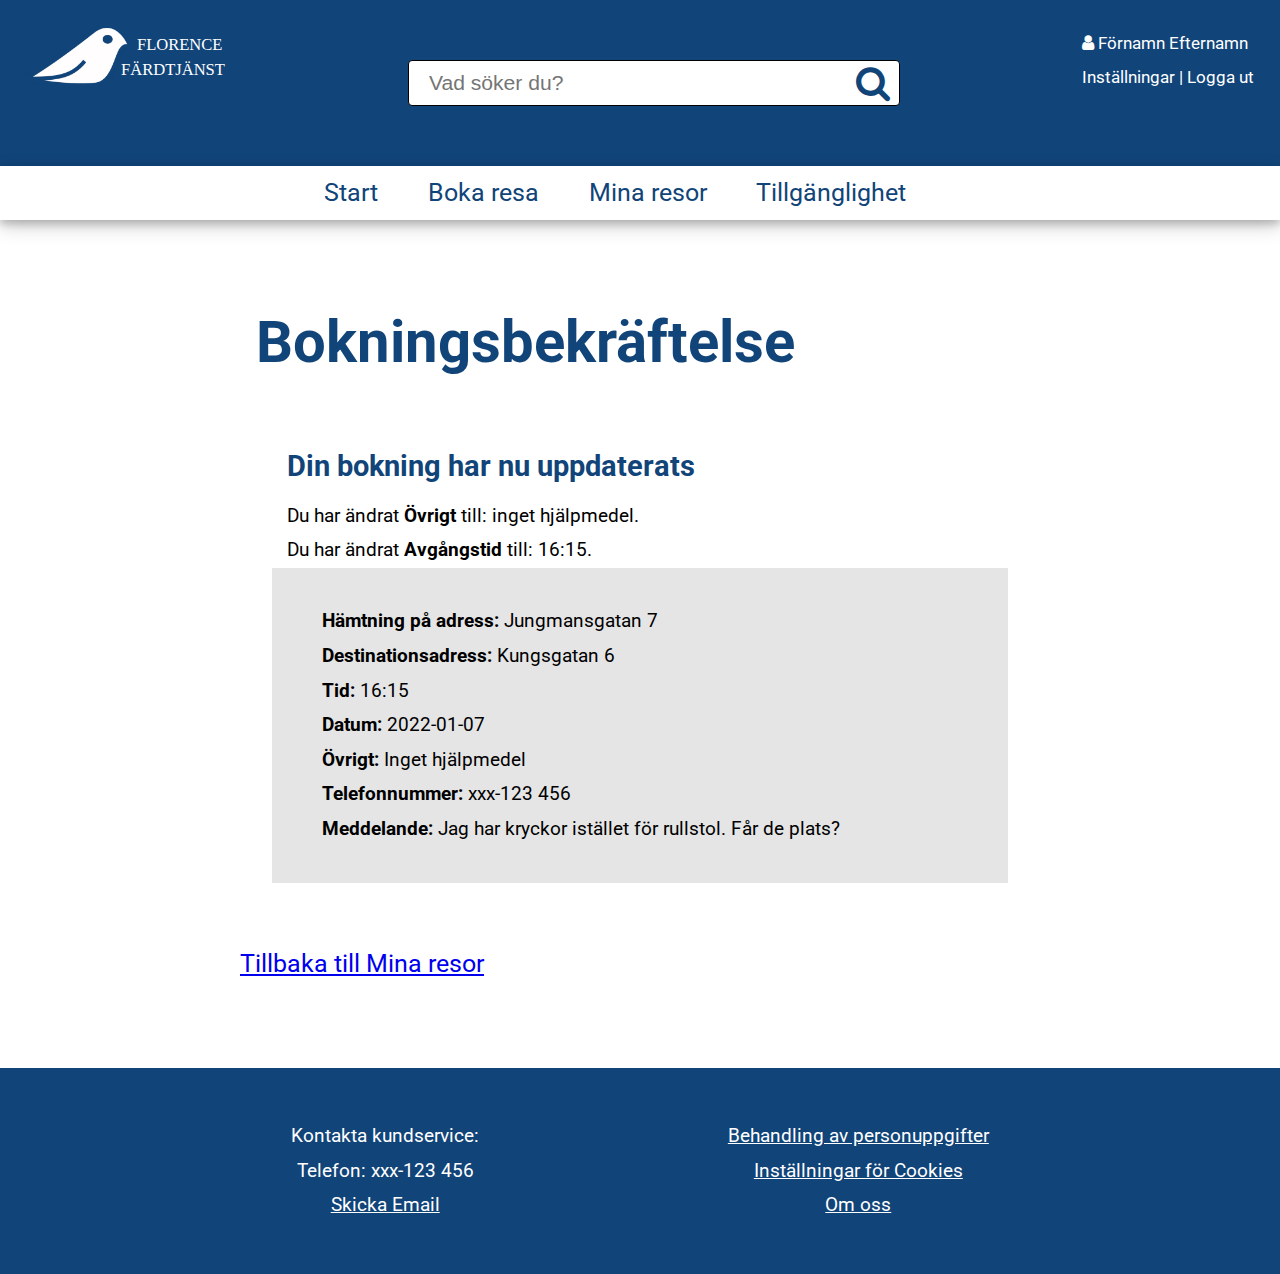
<file: editConfirmationMessage.html>
<!DOCTYPE html>
<html lang="sv">

<head>
    <meta charset="UTF-8">
    <meta http-equiv="X-UA-Compatible" content="IE=edge">
    <meta name="viewport" content="width=device-width, initial-scale=1.0">
    <title>Florence Färdtjänst | Bokningsbekräftelse</title>
    <link rel="stylesheet" href="styles.css">
    <link rel="stylesheet" href="https://cdnjs.cloudflare.com/ajax/libs/font-awesome/4.7.0/css/font-awesome.min.css">
    <link rel="shortcut icon" href="images/favicon.ico" type="image/x-icon">
</head>

<body>
    <header>
        <div class="header-wrapper">
            <div class="logotype">
                <a href="index.html"><img src="images/florenceLogo.svg" alt="Logotyp"></a>
            </div>
            <div class="searchbox searchbox-desktop max-width">
                <form action="#">
                    <i class="fa fa-search fa-lg"></i>
                    <input type="text" placeholder="Vad söker du?" name="search">
                </form>
            </div>
            <div class="login">
                <p><i class="fa fa-user"></i> Förnamn Efternamn</p>
                <p>Inställningar | Logga ut</p>
            </div>
        </div>
        <!--Nav bar-->
        <nav class="navbar">
            <div class="nav-links">
                <ul class="max-width">
                    <li><a href="index.html">Start</a></li>
                    <li><a href="booking.html">Boka resa</a></li>
                    <li><a href="myBookings.html">Mina resor</a></li>
                    <li><a href="accessibility.html">Tillgänglighet</a></li>
                    <li class="toggle"><a href="#">Inställningar</a></li>
                    <li class="toggle"><a href="#">Logga ut</a></li>
                </ul>
            </div>
        </nav>
        <!--Hamburger menu for smaller screens-->
        <a href="#" class="hamburger-button">
            <span class="bar"></span>
            <span class="bar"></span>
            <span class="bar"></span>
        </a>
        <!--Searchfield for smaller screens-->
        <div class="searchbox searchbox-ipad">
            <form action="#">
                <i class="fa fa-search fa-lg"></i>
                <input type="text" placeholder="Vad söker du?" name="search">
            </form>
        </div>
    </header>

    <main>
        <section class="max-width">
            <h1>Bokningsbekräftelse</h1>
            <div class="confirmation-message-section content">
                <h2>Din bokning har nu uppdaterats</h2>
                <!--I use the strong tag to point out the most important information which is what you have changed -->
                <p>Du har ändrat <strong>Övrigt</strong> till: inget hjälpmedel.</p>
                <p>Du har ändrat <strong>Avgångstid</strong> till: 16:15.</p>
                <div class="confirmation-message">
                    <p><b>Hämtning på adress:</b> Jungmansgatan 7</p>
                    <p><b>Destinationsadress:</b> Kungsgatan 6</p>
                    <p><b>Tid:</b> 16:15</p>
                    <p><b>Datum:</b> 2022-01-07</p>
                    <p><b>Övrigt:</b> Inget hjälpmedel</p>
                    <p><b>Telefonnummer:</b> xxx-123 456</p>
                    <p><b>Meddelande:</b> Jag har kryckor istället för rullstol. Får de plats?</p>
                </div>
            </div>
            <div class="goBackLink"><a href="myBookings.html">Tillbaka till Mina resor</a></div>
        </section>
    </main>

    <footer>
        <div class="footer-info max-width">
            <div class="contact-info">
                <p>Kontakta kundservice:</p>
                <p>Telefon: xxx-123 456</p>
                <a href="mailto:kundservice@thisexample.com">Skicka Email</a>
            </div>
            <ul class="footer-links">
                <li><a href="#">Behandling av personuppgifter</a></li>
                <li><a href="#">Inställningar för Cookies</a></li>
                <li><a href="#">Om oss</a></li>
            </ul>
        </div>
    </footer>

    <script src="script.js"></script>

</body>

</html>
</file>
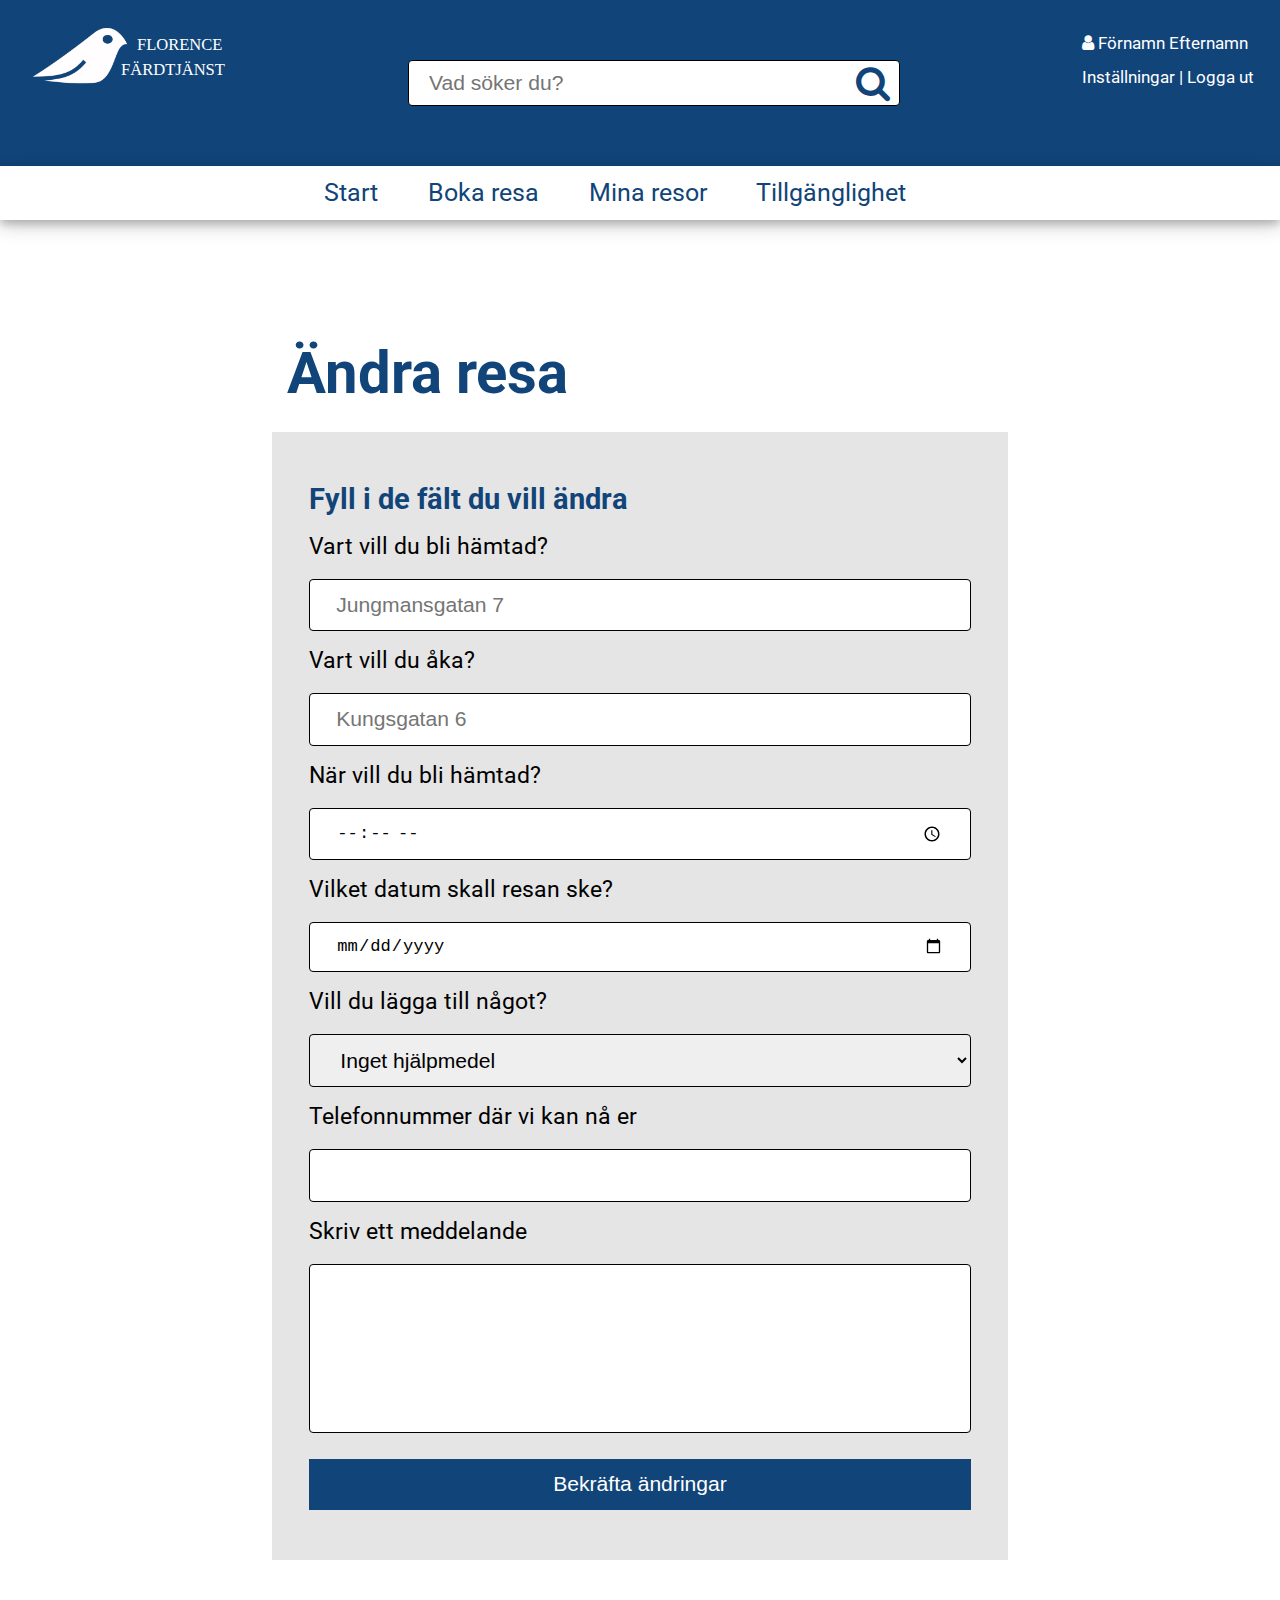
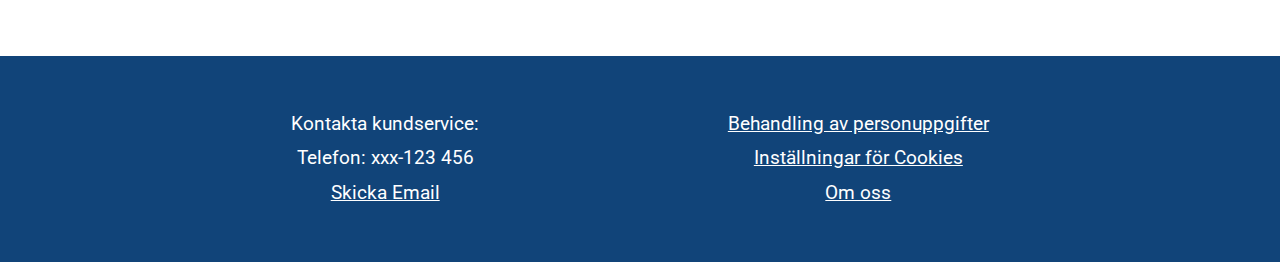
<file: editOneway.html>
<!DOCTYPE html>
<html lang="sv">

<head>
    <meta charset="UTF-8">
    <meta http-equiv="X-UA-Compatible" content="IE=edge">
    <meta name="viewport" content="width=device-width, initial-scale=1.0">
    <title>Florence Färdtjänst | Redigera resa</title>
    <link rel="stylesheet" href="styles.css">
    <link rel="stylesheet" href="https://cdnjs.cloudflare.com/ajax/libs/font-awesome/4.7.0/css/font-awesome.min.css">
    <link rel="shortcut icon" href="images/favicon.ico" type="image/x-icon">
</head>

<body>
    <header>
        <div class="header-wrapper">
            <div class="logotype">
                <a href="index.html"><img src="images/florenceLogo.svg" alt="Logotyp"></a>
            </div>
            <div class="searchbox searchbox-desktop max-width">
                <form action="#">
                    <i class="fa fa-search fa-lg"></i>
                    <input type="text" placeholder="Vad söker du?" name="search">
                </form>
            </div>
            <div class="login">
                <p><i class="fa fa-user"></i> Förnamn Efternamn</p>
                <p>Inställningar | Logga ut</p>
            </div>
        </div>
        <!--Nav bar-->
        <nav class="navbar">
            <div class="nav-links">
                <ul class="max-width">
                    <li><a href="index.html">Start</a></li>
                    <li><a href="booking.html">Boka resa</a></li>
                    <li><a href="myBookings.html">Mina resor</a></li>
                    <li><a href="accessibility.html">Tillgänglighet</a></li>
                    <li class="toggle"><a href="#">Inställningar</a></li>
                    <li class="toggle"><a href="#">Logga ut</a></li>
                </ul>
            </div>
        </nav>
        <!--Hamburger menu for smaller screens-->
        <a href="#" class="hamburger-button">
            <span class="bar"></span>
            <span class="bar"></span>
            <span class="bar"></span>
        </a>
        <!--Searchfield for smaller screens-->
        <div class="searchbox searchbox-ipad">
            <form action="#">
                <i class="fa fa-search fa-lg"></i>
                <input type="text" placeholder="Vad söker du?" name="search">
            </form>
        </div>
    </header>

    <main>
        <section class="max-width">
            <div class="booking-section content">
                <h1>Ändra resa</h1>
                <!--Make changes form-->
                <div class="forms oneway-booking">
                    <h2>Fyll i de fält du vill ändra</h2>
                    <form action="editConfirmationMessage.html">
                        <label for="from">Vart vill du bli hämtad?</label>
                        <input type="text" id="from" name="from" placeholder="Jungmansgatan 7"><br>
                        <label for="to">Vart vill du åka?</label>
                        <input type="text" id="to" name="to" placeholder="Kungsgatan 6"><br>
                        <label for="time">När vill du bli hämtad?</label>
                        <input type="time" id="time" name="time"> <br>
                        <label for="date"> Vilket datum skall resan ske?</label>
                        <input type="date" name="date" id="date"><br>
                        <label for="additional-info">Vill du lägga till något?</label>
                        <select id="additional-info" name="additional-info">
                            <option value="none">Inget hjälpmedel</option>
                            <option value="wheelchair">Rullstol</option>
                            <option value="walker">Rullator/betastöd</option>
                            <option value="assistant">Ledsagare</option>
                            <option value="service-dog">Ledsagarhund</option>
                        </select>
                        <label for="phonenr">Telefonnummer där vi kan nå er</label>
                        <input type="text" id="phonenr" name="phonenr"><br>
                        <label for="message2">Skriv ett meddelande</label>
                        <input type="text" id="message2" name="message2" class="message"><br>
                        <button class="submit-button">Bekräfta ändringar</button>
                    </form>
                </div>
            </div>
        </section>
    </main>

    <footer>
        <div class="footer-info max-width">
            <div class="contact-info">
                <p>Kontakta kundservice:</p>
                <p>Telefon: xxx-123 456</p>
                <a href="mailto:kundservice@thisexample.com">Skicka Email</a>
            </div>
            <ul class="footer-links">
                <li><a href="#">Behandling av personuppgifter</a></li>
                <li><a href="#">Inställningar för Cookies</a></li>
                <li><a href="#">Om oss</a></li>
            </ul>
        </div>
    </footer>

    <script src="script.js"></script>

</body>

</html>
</file>
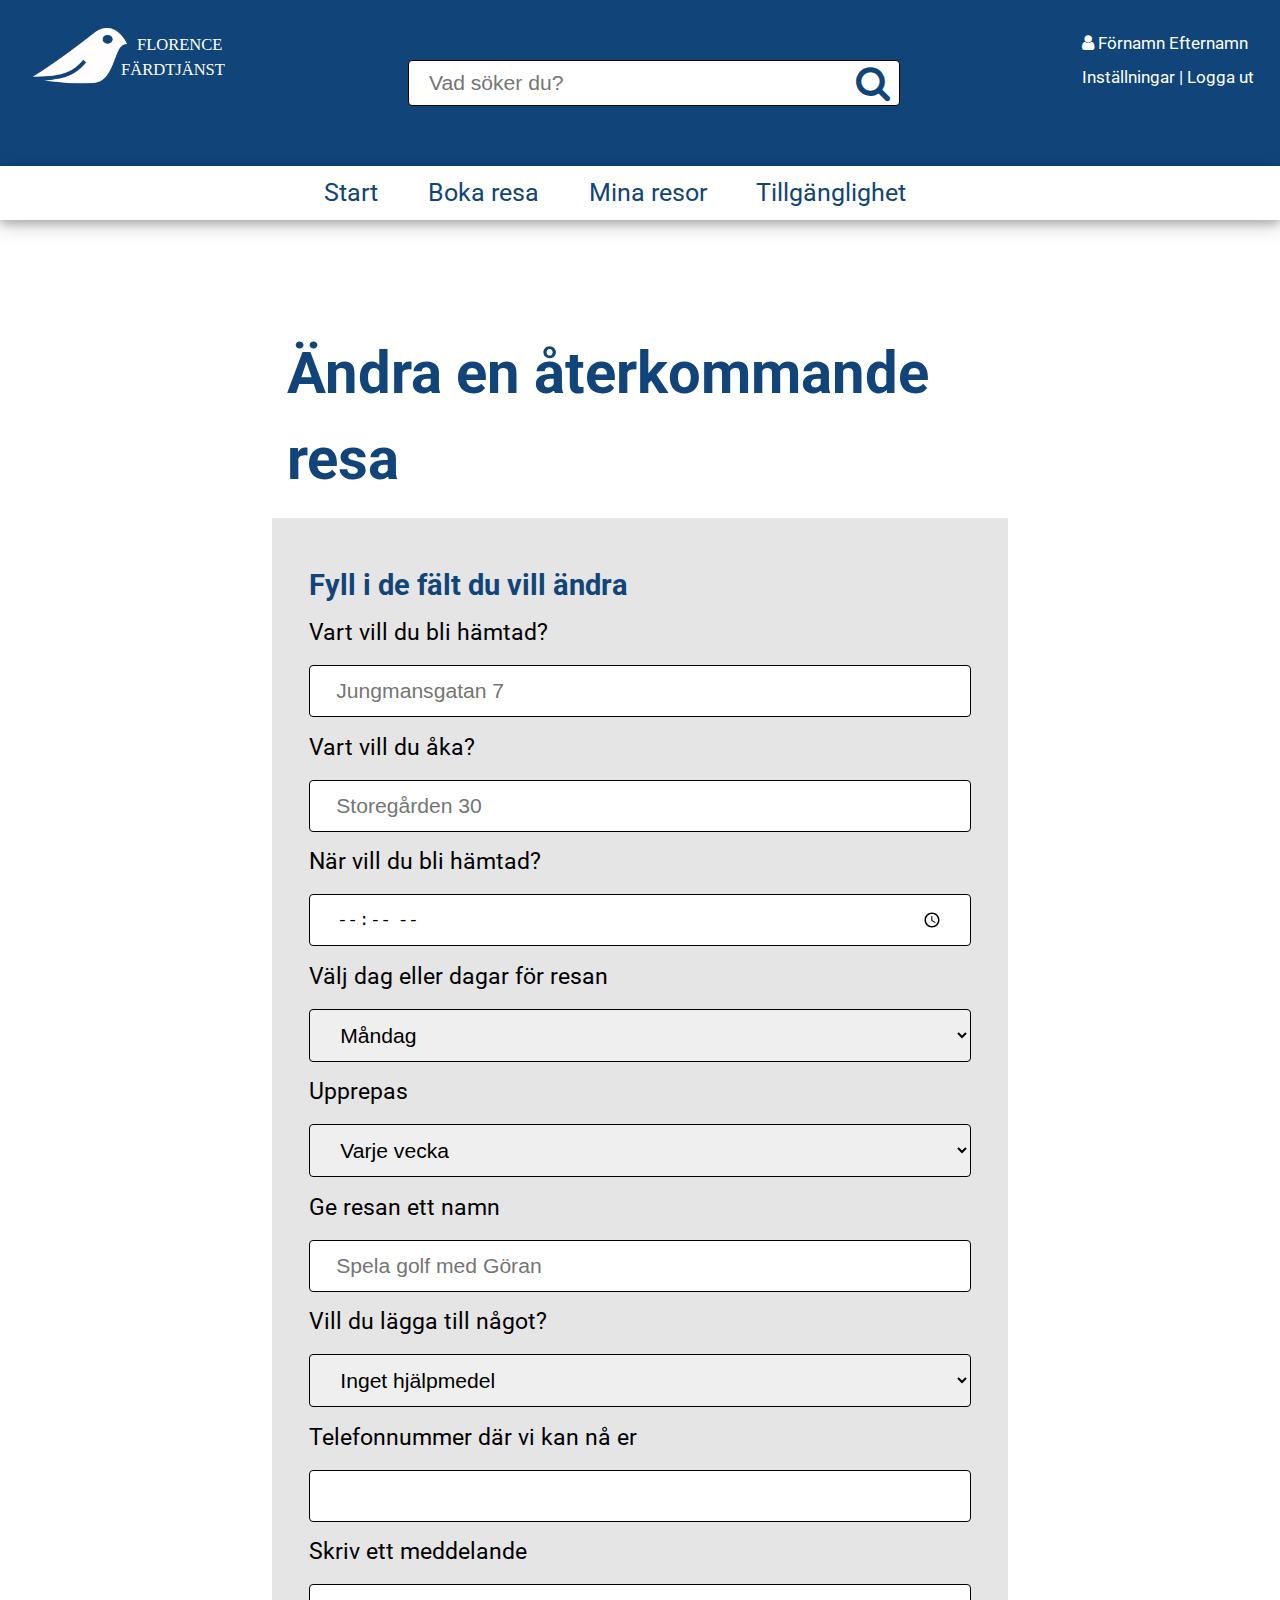
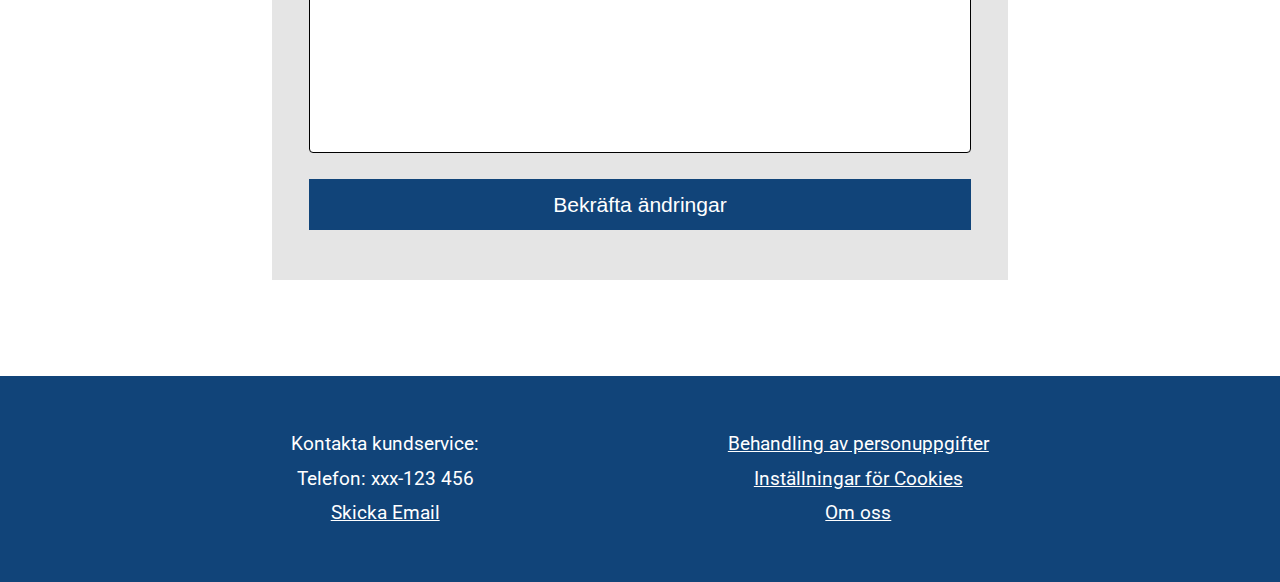
<file: editRecurring.html>
<!DOCTYPE html>
<html lang="sv">

<head>
    <meta charset="UTF-8">
    <meta http-equiv="X-UA-Compatible" content="IE=edge">
    <meta name="viewport" content="width=device-width, initial-scale=1.0">
    <title>Florence Färdtjänst | Boka resa</title>
    <link rel="stylesheet" href="styles.css">
    <link rel="stylesheet" href="https://cdnjs.cloudflare.com/ajax/libs/font-awesome/4.7.0/css/font-awesome.min.css">
    <link rel="shortcut icon" href="images/favicon.ico" type="image/x-icon">
</head>

<body>
    <header>
        <div class="header-wrapper">
            <div class="logotype">
                <a href="index.html"><img src="images/florenceLogo.svg" alt="Logotyp"></a>
            </div>
            <div class="searchbox searchbox-desktop max-width">
                <form action="#">
                    <i class="fa fa-search fa-lg"></i>
                    <input type="text" placeholder="Vad söker du?" name="search">
                </form>
            </div>
            <div class="login">
                <p><i class="fa fa-user"></i> Förnamn Efternamn</p>
                <p>Inställningar | Logga ut</p>
            </div>
        </div>
        <!--Nav bar-->
        <nav class="navbar">
            <div class="nav-links">
                <ul class="max-width">
                    <li><a href="index.html">Start</a></li>
                    <li><a href="booking.html">Boka resa</a></li>
                    <li><a href="myBookings.html">Mina resor</a></li>
                    <li><a href="accessibility.html">Tillgänglighet</a></li>
                    <li class="toggle"><a href="#">Inställningar</a></li>
                    <li class="toggle"><a href="#">Logga ut</a></li>
                </ul>
            </div>
        </nav>
        <!--Hamburger menu for smaller screens-->
        <a href="#" class="hamburger-button">
            <span class="bar"></span>
            <span class="bar"></span>
            <span class="bar"></span>
        </a>
        <!--Searchfield for smaller screens-->
        <div class="searchbox searchbox-ipad">
            <form action="#">
                <i class="fa fa-search fa-lg"></i>
                <input type="text" placeholder="Vad söker du?" name="search">
            </form>
        </div>
    </header>

    <main>
        <section class="max-width">
            <div class="booking-section content">
                <h1>Ändra en återkommande resa</h1>
                <div class="forms change-recurring-booking">
                    <h2>Fyll i de fält du vill ändra</h2>
                    <form action="editRecurringConfirmationMessage.html">
                        <label for="from">Vart vill du bli hämtad?</label>
                        <input type="text" id="from" name="from" placeholder="Jungmansgatan 7"><br>
                        <label for="to">Vart vill du åka?</label>
                        <input type="text" id="to" name="to" placeholder="Storegården 30"><br>
                        <label for="time">När vill du bli hämtad?</label>
                        <input type="time" id="time" name="time">
                        <label for="days">Välj dag eller dagar för resan</label>
                        <select id="days" name="days">
                            <option value="monday">Måndag</option>
                            <option value="tuesday">Tisdag</option>
                            <option value="wednesday">Onsdag</option>
                            <option value="thursday">Torsdag</option>
                            <option value="friday">Fredag</option>
                            <option value="saturday">Lördag</option>
                            <option value="sunday">Söndag</option>
                        </select>
                        <label for="frequency">Upprepas</label>
                        <select id="frequency" name="frequency">
                            <option value="everyWeek">Varje vecka</option>
                            <option value="everyOtherWeek">Varannan vecka</option>
                            <option value="everyThirdWeek">Var tredje vecka</option>
                            <option value="everyForthWeek">Var fjärde vecka</option>
                            <option value="even">Jämna veckor</option>
                            <option value="uneven">Ojämna veckor</option>
                        </select>
                        <label for="title">Ge resan ett namn</label>
                        <input type="text" id="title" name="title" placeholder="Spela golf med Göran"><br>
                        <label for="additional-info">Vill du lägga till något?</label>
                        <select id="additional-info" name="additional-info">
                            <option value="none">Inget hjälpmedel</option>
                            <option value="wheelchair">Rullstol</option>
                            <option value="walker">Rullator/betastöd</option>
                            <option value="assistant">Ledsagare</option>
                            <option value="service-dog">Ledsagarhund</option>
                        </select>
                        <label for="phonenr">Telefonnummer där vi kan nå er</label>
                        <input type="text" id="phonenr" name="phonenr"><br>
                        <label for="message2">Skriv ett meddelande</label>
                        <input type="text" id="message2" name="message2" class="message"><br>
                        <button class="submit-button">Bekräfta ändringar</button>
                    </form>
                </div>
            </div>
        </section>
    </main>

    <footer>
        <div class="footer-info max-width">
            <div class="contact-info">
                <p>Kontakta kundservice:</p>
                <p>Telefon: xxx-123 456</p>
                <a href="mailto:kundservice@thisexample.com">Skicka Email</a>
            </div>
            <ul class="footer-links">
                <li><a href="#">Behandling av personuppgifter</a></li>
                <li><a href="#">Inställningar för Cookies</a></li>
                <li><a href="#">Om oss</a></li>
            </ul>
        </div>
    </footer>

    <script src="script.js"></script>

</body>

</html>
</file>
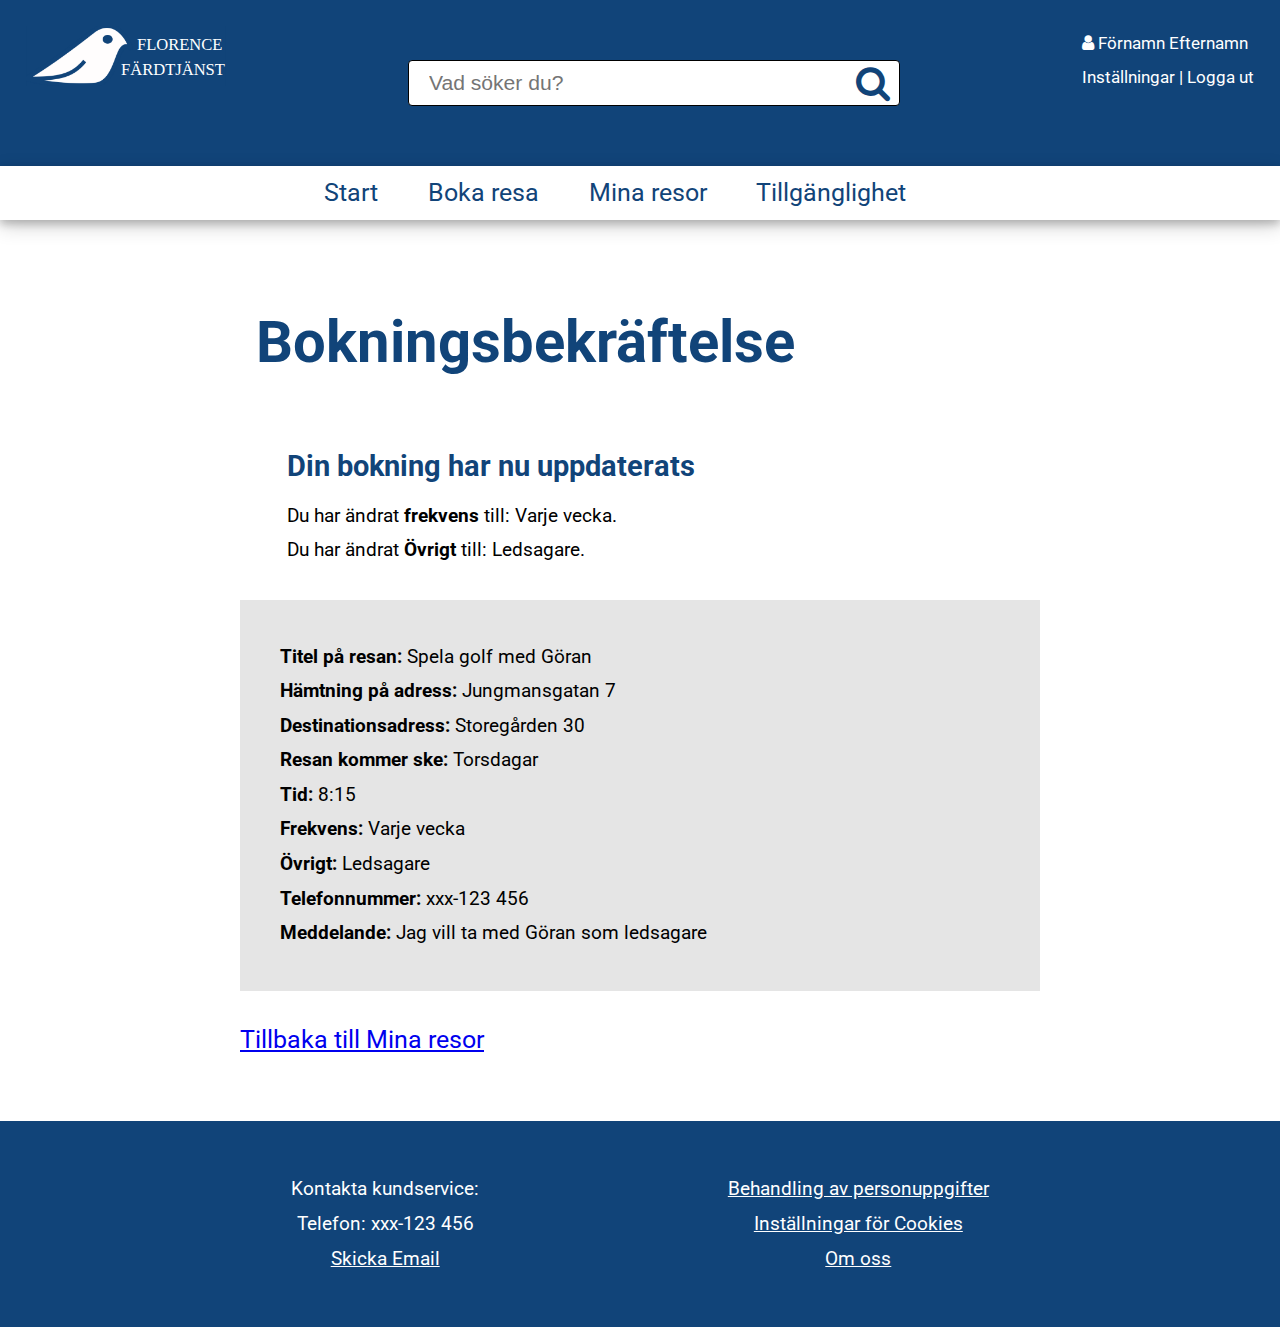
<file: editRecurringConfirmationMessage.html>
<!DOCTYPE html>
<html lang="sv">

<head>
    <meta charset="UTF-8">
    <meta http-equiv="X-UA-Compatible" content="IE=edge">
    <meta name="viewport" content="width=device-width, initial-scale=1.0">
    <title>Florence Färdtjänst | Bokningsbekräftelse</title>
    <link rel="stylesheet" href="styles.css">
    <link rel="stylesheet" href="https://cdnjs.cloudflare.com/ajax/libs/font-awesome/4.7.0/css/font-awesome.min.css">
    <link rel="shortcut icon" href="images/favicon.ico" type="image/x-icon">
</head>

<body>
    <header>
        <div class="header-wrapper">
            <div class="logotype">
                <a href="index.html"><img src="images/florenceLogo.svg" alt="Logotyp"></a>
            </div>
            <div class="searchbox searchbox-desktop max-width">
                <form action="#">
                    <i class="fa fa-search fa-lg"></i>
                    <input type="text" placeholder="Vad söker du?" name="search">
                </form>
            </div>
            <div class="login">
                <p><i class="fa fa-user"></i> Förnamn Efternamn</p>
                <p>Inställningar | Logga ut</p>
            </div>
        </div>
        <!--Nav bar-->
        <nav class="navbar">
            <div class="nav-links">
                <ul class="max-width">
                    <li><a href="index.html">Start</a></li>
                    <li><a href="booking.html">Boka resa</a></li>
                    <li><a href="myBookings.html">Mina resor</a></li>
                    <li><a href="accessibility.html">Tillgänglighet</a></li>
                    <li class="toggle"><a href="#">Inställningar</a></li>
                    <li class="toggle"><a href="#">Logga ut</a></li>
                </ul>
            </div>
        </nav>
        <!--Hamburger menu for smaller screens-->
        <a href="#" class="hamburger-button">
            <span class="bar"></span>
            <span class="bar"></span>
            <span class="bar"></span>
        </a>
        <!--Searchfield for smaller screens-->
        <div class="searchbox searchbox-ipad">
            <form action="#">
                <i class="fa fa-search fa-lg"></i>
                <input type="text" placeholder="Vad söker du?" name="search">
            </form>
        </div>
    </header>

    <main>
        <section class="max-width">
            <h1>Bokningsbekräftelse</h1>
            <div class="confirmation-message-section content">
                <h2>Din bokning har nu uppdaterats</h2>
                <!--I use the strong tag to point out the most important information which is what you have changed -->
                <p>Du har ändrat <strong>frekvens</strong> till: Varje vecka.</p>
                <p>Du har ändrat <strong>Övrigt</strong> till: Ledsagare.</p>
            </div>
            <div class="confirmation-message">
                <p><b>Titel på resan:</b> Spela golf med Göran</p>
                <p><b>Hämtning på adress:</b> Jungmansgatan 7</p>
                <p><b>Destinationsadress:</b> Storegården 30</p>
                <p><b>Resan kommer ske:</b> Torsdagar</p>
                <p><b>Tid:</b> 8:15</p>
                <p><b>Frekvens:</b> Varje vecka</p>
                <p><b>Övrigt:</b> Ledsagare</p>
                <p><b>Telefonnummer:</b> xxx-123 456</p>
                <p><b>Meddelande:</b> Jag vill ta med Göran som ledsagare</p>
            </div>
            <div class="goBackLink"><a href="myBookings.html">Tillbaka till Mina resor</a></div>

        </section>
    </main>
    <footer>
        <div class="footer-info max-width">
            <div class="contact-info">
                <p>Kontakta kundservice:</p>
                <p>Telefon: xxx-123 456</p>
                <a href="mailto:kundservice@thisexample.com">Skicka Email</a>
            </div>
            <ul class="footer-links">
                <li><a href="#">Behandling av personuppgifter</a></li>
                <li><a href="#">Inställningar för Cookies</a></li>
                <li><a href="#">Om oss</a></li>
            </ul>
        </div>
    </footer>

    <script src="script.js"></script>

</body>

</html>
</file>
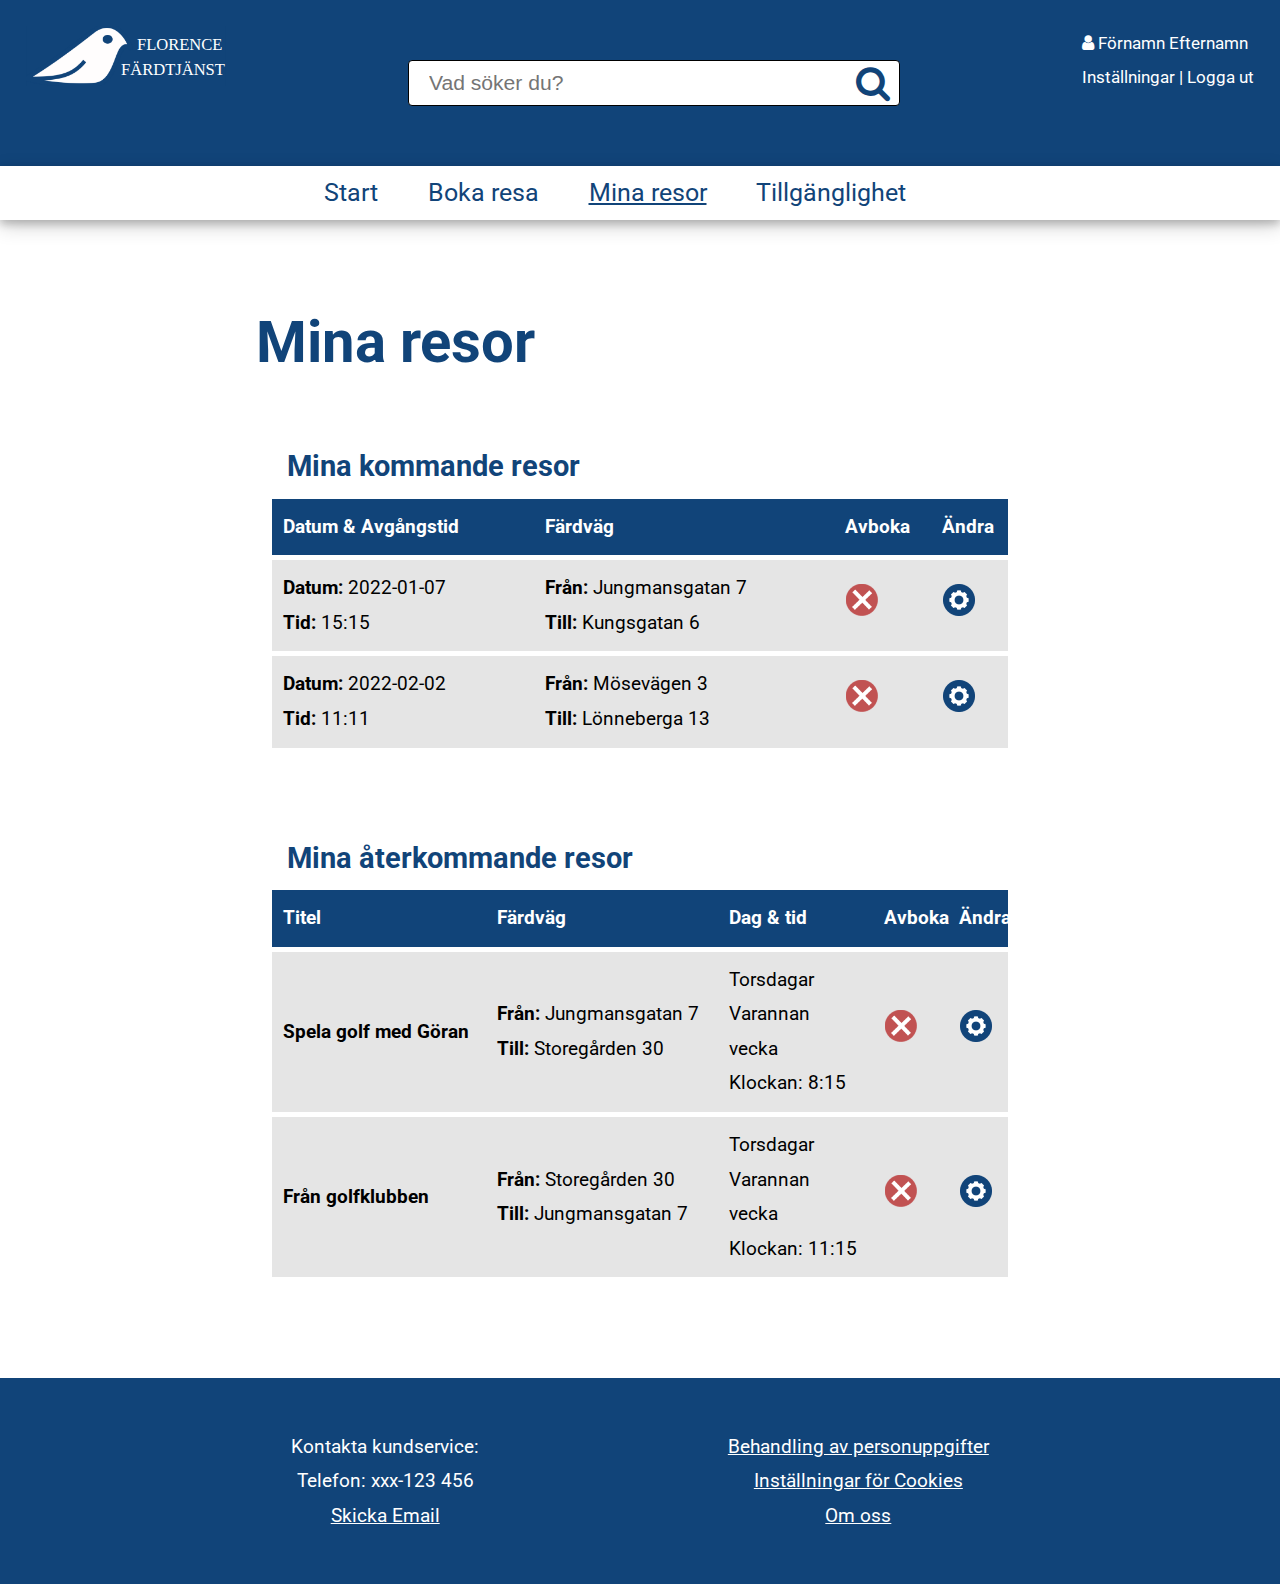
<file: myBookings.html>
<!DOCTYPE html>
<html lang="sv">

<head>
    <meta charset="UTF-8">
    <meta http-equiv="X-UA-Compatible" content="IE=edge">
    <meta name="viewport" content="width=device-width, initial-scale=1.0">
    <title>Florence Färdtjänst | Mina bokningar</title>
    <link rel="stylesheet" href="styles.css">
    <link rel="stylesheet" href="https://cdnjs.cloudflare.com/ajax/libs/font-awesome/4.7.0/css/font-awesome.min.css">
    <link rel="shortcut icon" href="images/favicon.ico" type="image/x-icon">
</head>

<body>
    <header>
        <div class="header-wrapper">
            <div class="logotype">
                <a href="index.html"><img src="images/florenceLogo.svg" alt="Logotyp"></a>
            </div>
            <div class="searchbox searchbox-desktop max-width">
                <form action="#">
                    <i class="fa fa-search fa-lg"></i>
                    <input type="text" placeholder="Vad söker du?" name="search">
                </form>
            </div>
            <div class="login">
                <p><i class="fa fa-user"></i> Förnamn Efternamn</p>
                <p>Inställningar | Logga ut</p>
            </div>
        </div>
        <!--Nav bar-->
        <nav class="navbar">
            <div class="nav-links">
                <ul class="max-width">
                    <li><a href="index.html">Start</a></li>
                    <li><a href="booking.html">Boka resa</a></li>
                    <li><a href="myBookings.html"><u>Mina resor</u></a></li>
                    <li><a href="accessibility.html">Tillgänglighet</a></li>
                    <li class="toggle"><a href="#">Inställningar</a></li>
                    <li class="toggle"><a href="#">Logga ut</a></li>
                </ul>
            </div>
        </nav>
        <!--Hamburger menu for smaller screens-->
        <a href="#" class="hamburger-button">
            <span class="bar"></span>
            <span class="bar"></span>
            <span class="bar"></span>
        </a>
        <!--Searchfield for smaller screens-->
        <div class="searchbox searchbox-ipad">
            <form action="#">
                <i class="fa fa-search fa-lg"></i>
                <input type="text" placeholder="Vad söker du?" name="search">
            </form>
        </div>
    </header>

    <main>
        <section class="max-width">
            <h1>Mina resor</h1>
            <div class="content">
                <div class="table-wrapper table-1">
                    <h2>Mina kommande resor</h2>
                    <!--Table for individual travels-->
                    <table class="travels">
                        <tr>
                            <th>Datum & Avgångstid</th>
                            <th>Färdväg</th>
                            <th>Avboka</th>
                            <th>Ändra</th>
                        </tr>
                        <!--Example 1-->
                        <tr>
                            <td><b>Datum:</b> 2022-01-07 <br>
                                <b>Tid:</b> 15:15
                            </td>
                            <td><b>Från:</b> Jungmansgatan 7 <br>
                                <b>Till:</b> Kungsgatan 6
                            </td>
                            <td><a href="cancel.html"><img class="deleteIcon" src="images/deleteIcon.png"
                                        alt="Radera knapp"></a></td>
                            <td><a href="editOneway.html"><img class="editIcon" src="images/editIcon.png"
                                        alt="Redigera knapp"></a></td>
                        </tr>
                        <!--Example 2-->
                        <tr>
                            <td><b>Datum:</b> 2022-02-02 <br>
                                <b>Tid:</b> 11:11
                            </td>
                            <td><b>Från:</b> Mösevägen 3 <br>
                                <b>Till:</b> Lönneberga 13
                            </td>
                            <td><a href="cancel.html"><img class="deleteIcon" src="images/deleteIcon.png"
                                        alt="Radera knapp"></a></td>
                            <td><a href="editOneway.html"><img class="editIcon" src="images/editIcon.png"
                                        alt="Redigera knapp"></a></td>
                        </tr>
                    </table>
                </div>


                <!--Table for recurring travels-->
                <div class="table-wrapper table-2">
                    <h2>Mina återkommande resor</h2>
                    <table class="travels">
                        <tr>
                            <th>Titel</th>
                            <th>Färdväg</th>
                            <th>Dag & tid</th>
                            <th>Avboka</th>
                            <th>Ändra</th>
                        </tr>
                        <!--Example 1-->
                        <tr>
                            <td><b>Spela golf med Göran</b></td>
                            <td><b>Från:</b> Jungmansgatan 7 <br>
                                <b>Till:</b> Storegården 30
                            </td>
                            <td>Torsdagar <br>
                                Varannan vecka<br>
                                Klockan: 8:15
                            </td>
                            <td><a href="cancelRecurring.html"><img class="deleteIcon" src="images/deleteIcon.png" alt="Radera knapp"></a>
                            </td>
                            <td><a href="editRecurring.html"><img class="editIcon" src="images/editIcon.png"
                                        alt="Redigera knapp"></a></td>
                        </tr>
                        <!--Example 2-->
                        <tr>
                            <td><b>Från golfklubben</b></td>
                            <td><b>Från:</b> Storegården 30 <br>
                                <b>Till:</b> Jungmansgatan 7
                            </td>
                            <td>Torsdagar <br>
                                Varannan vecka<br>
                                Klockan: 11:15
                            </td>
                            <td><a href="cancelRecurring.html"><img class="deleteIcon" src="images/deleteIcon.png" alt="Radera knapp"></a>
                            </td>
                            <td><a href="editRecurring.html"><img class="editIcon" src="images/editIcon.png"
                                        alt="Redigera knapp"></a></td>
                        </tr>
                    </table>
                </div>
            </div>
        </section>
    </main>

    <footer>
        <div class="footer-info max-width">
            <div class="contact-info">
                <p>Kontakta kundservice:</p>
                <p>Telefon: xxx-123 456</p>
                <a href="mailto:kundservice@thisexample.com">Skicka Email</a>
            </div>
            <ul class="footer-links">
                <li><a href="#">Behandling av personuppgifter</a></li>
                <li><a href="#">Inställningar för Cookies</a></li>
                <li><a href="#">Om oss</a></li>
            </ul>
        </div>
    </footer>

    <script src="script.js"></script>

</body>

</html>
</file>
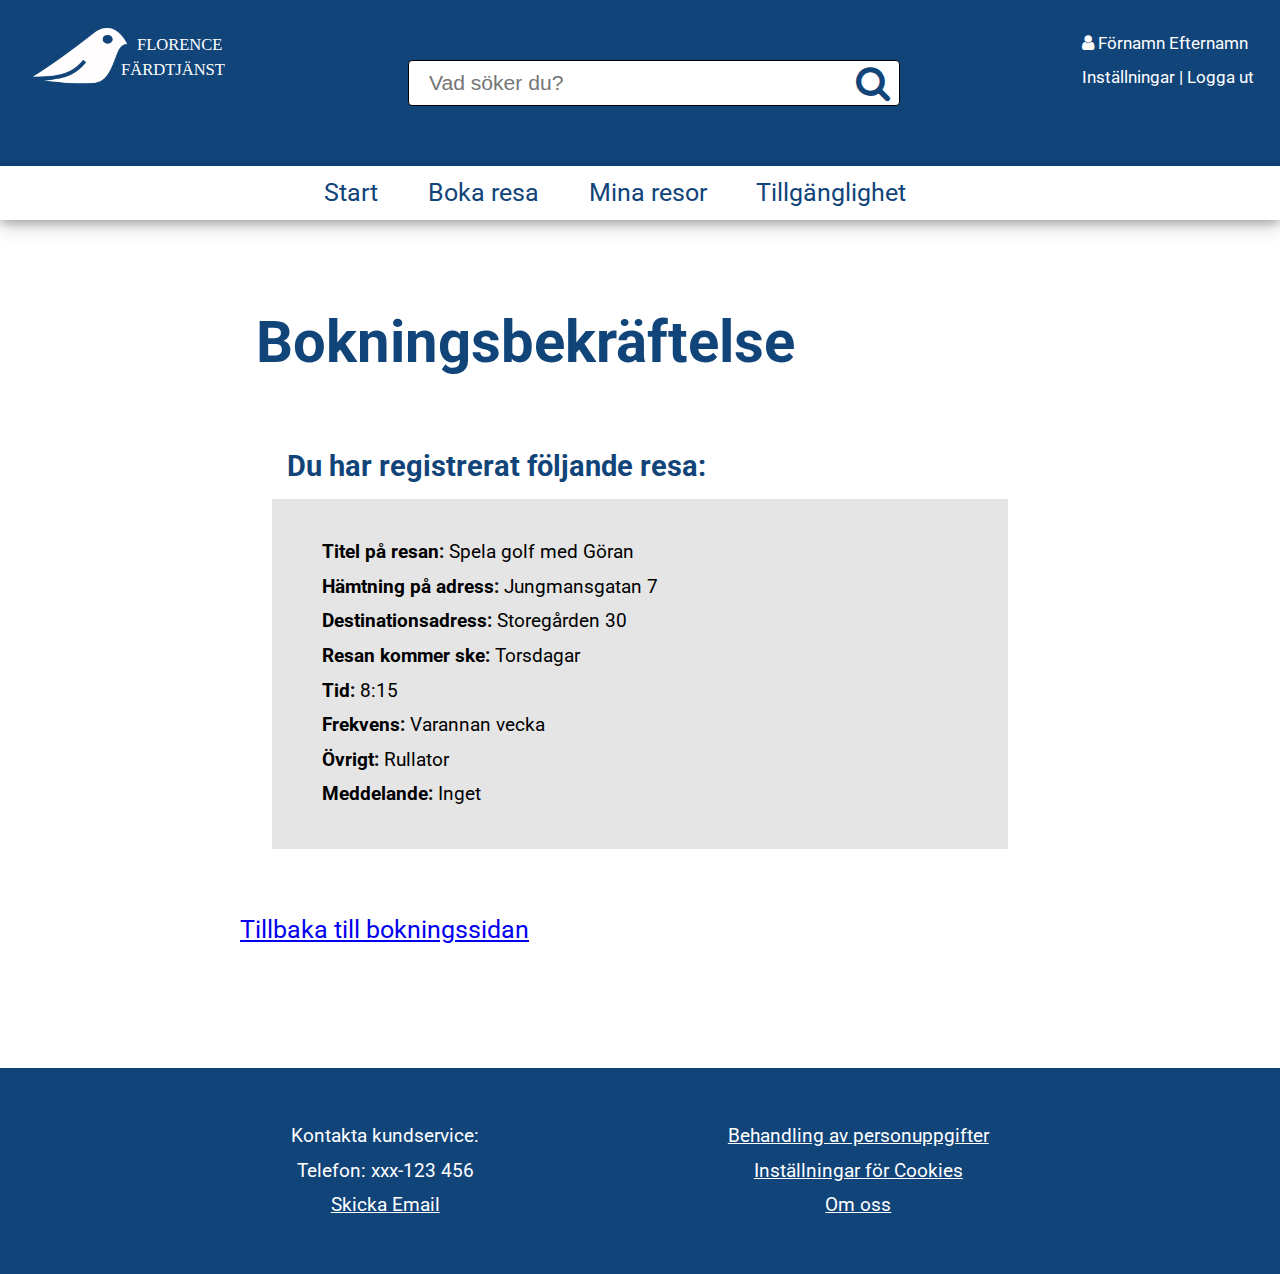
<file: recurringConfirmationMessage.html>
<!DOCTYPE html>
<html lang="sv">

<head>
    <meta charset="UTF-8">
    <meta http-equiv="X-UA-Compatible" content="IE=edge">
    <meta name="viewport" content="width=device-width, initial-scale=1.0">
    <title>Florence Färdtjänst | Bokningsbekräftelse</title>
    <link rel="stylesheet" href="styles.css">
    <link rel="stylesheet" href="https://cdnjs.cloudflare.com/ajax/libs/font-awesome/4.7.0/css/font-awesome.min.css">
    <link rel="shortcut icon" href="images/favicon.ico" type="image/x-icon">
</head>

<body>
    <header>
        <div class="header-wrapper">
            <div class="logotype">
                <a href="index.html"><img src="images/florenceLogo.svg" alt="Logotyp"></a>
            </div>
            <div class="searchbox searchbox-desktop max-width">
                <form action="#">
                    <i class="fa fa-search fa-lg"></i>
                    <input type="text" placeholder="Vad söker du?" name="search">
                </form>
            </div>
            <div class="login">
                <p><i class="fa fa-user"></i> Förnamn Efternamn</p>
                <p>Inställningar | Logga ut</p>
            </div>
        </div>

        <!--Nav bar-->
        <nav class="navbar">
            <div class="nav-links">
                <ul class="max-width">
                    <li><a href="index.html">Start</a></li>
                    <li><a href="booking.html">Boka resa</a></li>
                    <li><a href="myBookings.html">Mina resor</a></li>
                    <li><a href="accessibility.html">Tillgänglighet</a></li>
                    <li class="toggle"><a href="#">Inställningar</a></li>
                    <li class="toggle"><a href="#">Logga ut</a></li>
                </ul>
            </div>
        </nav>

        <!--Hamburger menu for smaller screens-->
        <a href="#" class="hamburger-button">
            <span class="bar"></span>
            <span class="bar"></span>
            <span class="bar"></span>
        </a>

        <!--Searchfield for smaller screens-->
        <div class="searchbox searchbox-ipad">
            <form action="#">
                <i class="fa fa-search fa-lg"></i>
                <input type="text" placeholder="Vad söker du?" name="search">
            </form>
        </div>
    </header>

    <main>
        <section class="max-width">
            <h1>Bokningsbekräftelse</h1>
            <div class="confirmation-message-section content">
                <h2>Du har registrerat följande resa:</h2>
                <div class="confirmation-message">
                    <p><b>Titel på resan:</b> Spela golf med Göran</p>
                    <p><b>Hämtning på adress:</b> Jungmansgatan 7</p>
                    <p><b>Destinationsadress:</b> Storegården 30</p>
                    <p><b>Resan kommer ske:</b> Torsdagar</p>
                    <p><b>Tid:</b> 8:15</p>
                    <p><b>Frekvens:</b> Varannan vecka</p>
                    <p><b>Övrigt:</b> Rullator</p>
                    <p><b>Meddelande:</b> Inget</p>
                </div>
            </div>
            <div class="goBackLink"><a href="booking.html">Tillbaka till bokningssidan</a></div>

        </section>
    </main>
    <footer>
        <div class="footer-info max-width">
            <div class="contact-info">
                <p>Kontakta kundservice:</p>
                <p>Telefon: xxx-123 456</p>
                <a href="mailto:kundservice@thisexample.com">Skicka Email</a>
            </div>
            <ul class="footer-links">
                <li><a href="#">Behandling av personuppgifter</a></li>
                <li><a href="#">Inställningar för Cookies</a></li>
                <li><a href="#">Om oss</a></li>
            </ul>
        </div>
    </footer>

    <script src="script.js"></script>

</body>

</html>
</file>
<file: styles.css>
@import url('https://fonts.googleapis.com/css2?family=Roboto&display=swap');


* {
  margin: 0;
  padding: 0;
}

/* General styles */

  body{
    font-family: 'Roboto', sans-serif;
    font-size: 1.2em;
    line-height: 1.8em; 
}

  .header-wrapper{
      display: flex;
      justify-content: space-between;
      background-color: #114479;
      color: white;
      padding: 2%;
  }


  .logotype img{
    height: 60px;
    width: 200px;
  }
  
  a:hover {
    color: #5cb3fd;
   }

.max-width { /*This class keeps the things the same width*/
  width: 100%;
  max-width: 800px;
  margin: 0 auto;
  box-sizing: border-box; /* prevents the added padding from creating a side scroll when the screen shrinks*/
}

  .searchbox {
    position: relative; /*Places fa fa icon in the search field*/
    margin: 2%;
  }


  .searchbox input{
    width: 100%;
    padding: 2% 4%;
    border: 1px solid ;
    border-radius: 4px;
    box-sizing: border-box;
    margin: 2% 0;
    font-size: 1.1em;
  }


  .searchbox-ipad {
    display: none;
  }

  .searchbox .fa {
    position: absolute;
    right: 10px;
    top: 30%;
    color: #114479;
    font-size: 1.9em;
  }
  
  input:focus {
    outline: none; /*Remove the border on focus*/
  }


.login {
  font-size: 0.9em;
  line-height: 2em; 
}

.navbar {
  box-shadow: 0 4px 8px 0 rgba(0, 0, 0, 0.2), 0 6px 20px 0 rgba(0, 0, 0, 0.19);
}

  .navbar ul{
    display:flex;
    justify-content: space-between;
  }

  .nav-links li {
    list-style: none; 
  }
  
  .nav-links li a{
    color:  #114479;
    padding-top: 0.4em;
    padding-bottom: 0.4em;
    padding-right: 2em;
    display: block;
    font-size: 1.3em;
    text-decoration: none;
  }

  .nav-links li a:hover {
   color: #5cb3fd;
  }


.hamburger-button {
  position: absolute; /*forces it to be to the right without messing with the flow of the other elements*/
  top: .70em;
  right: 1em;
  display: none; 
  flex-direction: column;
  justify-content: space-between;
  width: 3em;
  height:2em;
}

.hamburger-button .bar {
  height: 0.35em;
  width: 100%;
  background-color: white;
}


.toggle { 
  display: none; /* Nav links only for hamburger menue*/
}


.forms {
  background-color:#E5E5E5;
  padding: 5%;
}

.forms h2 {
  padding-left: 0;
}

.forms input[type=text], input[type=time], input[type=date], input[type=email], select {
  width: 100%;
  padding: 2% 4%;
  border: 1px solid ;
  border-radius: 4px;
  box-sizing: border-box;
  margin: 2% 0;
  font-size: 1.1em;
}


  main {
    margin: 5% auto;
    min-height: 80vh;
}

  h1  {
  font-size: 3em;
  padding:2%;
  color:#114479;
  line-height: 1.5em; 
}

  h2  {
  font-size: 1.5em;
  color:#114479;
  padding: 2%;
}

.ingress {
  padding: 4% 2%;
}


  /*Index page styles*/

  .article-section {
    background-color:#E5E5E5;
    padding: 2%;
  }

  .article-section article{
    background-color: white;
    margin: 2%;
    padding:1%;
  }
  .article-header {
    display: flex;
    justify-content: space-between;
  }

  .minusIcon {
    display:none;
  }

  .minusIcon.active {
    display: block;
  }

  .plusIcon.active {
    display: none;
  }

  .moreInfo {
    display: none;
  }

  .moreInfo.active {
    display: block;
  }

  .article-main p, h3 {
    padding: 2%;
  }

  /*Booking page styles*/
  .booking-choices {
    display: flex;
    justify-content: left;
    padding:2%;
  }

  .booking-choices div{
    padding-right:2%;
  }

  label  {
    font-size: 1.2em;
  }
.booking-choices label{
  font-weight: bold;
}
  .oneway-booking input, select {
    width: 100%;
    padding: 2% 4%;
    border: 1px solid ;
    border-radius: 4px;
    box-sizing: border-box;
    margin: 2% 0;
    font-size: 1.1em;
  }

  .oneway-booking {
    display: block;
  }

  .recurring-booking {
    display: none;
  }


input[type=radio]{
  width: 2em;
  height: 2em;
}

  .submit-button {
    width: 100%;
    background-color: #114479;
    border: none;
    color: white;
    padding: 2% 6%;
    text-align: center;
    font-size: 1.1em;
    margin: 2% 0;
    cursor: pointer;
  }

  .message {
    height: 8em;
    padding: 0;
  }

  
  .change-recurring-booking {
    background-color:#E5E5E5;
    padding: 5%;
  }

  .confirmation-message {
    background-color:#E5E5E5;
    padding: 5%;
  }

  .confirmation-message-section p{
    padding-left:2%;
  }

  .goBackLink {
    color:  #114479;
    padding-top: 4%;
    font-size: 1.3em;
  }

  .table-wrapper {
    overflow-x: auto;
  }

  .travels {
    border-collapse: collapse; /* Removes gaps between rows*/
    width: 100%;
  }

  .travels th {
    background-color: #114479;
    color: white;
  }
  
  .travels td, th {
    background-color: #E5E5E5;
    padding: 1.5%;
    border-bottom: 5px solid white;
    text-align: left;
  }

  .travels img{
    margin: 1.5%;
  }

  .table-2 h2{
    margin-top: 10%; /* Makes space between tables*/
  }

  .delete-button {
    width: 100%;
    background-color: #c15252;
    border: none;
    color: white;
    padding: 2% 6%;
    text-align: center;
    font-size: 1.1em;
    margin: 2% 0;
    cursor: pointer;
  }

  /* Accessibility page*/

  .accessibility-content p{
    padding:1%;
  }

  .accessibility-form p {
    text-align: left;
  }
  

  /*Footer styles*/
  footer {
    background-color: #114479;
    color: white;
    text-align: center;
  }

  footer a{
    color: white;
  }

  .footer-info {
    box-sizing: border-box; 
    display: flex;
    justify-content: space-between;
    padding: 4%;
  }

  .footer-links li {
    list-style: none; 
  }

  .footer-links li a:hover {
    color: #5cb3fd;
  }


    
  /*Smaller desktop, when screen is not very wide*/
  @media (max-width:1350px) { 
  
  
    .searchbox-desktop {
      width: 40%;
    }

    .navbar ul{
      justify-content: center;
    }

    .content {
      padding: 4%;
    }

  }


  /*IPAD-ish sizes*/
  @media (max-width:800px) { 

    .searchbox-ipad {
      display: block;
    }


    .searchbox-desktop {
      display: none;
    }


    .login {
      display: none;
    }

  .toggle {
    display: block;
  }

  .hamburger-button {
   display: flex;
   padding: 2%;
  }

  
.nav-links {
  display: none;
}

.nav-links.active {
  display: flex;
}

.navbar {
  flex-direction: column;
  align-items: flex-start;
}

.nav-links ul {
  width: 100%;
  flex-direction: column;
  padding-left: 0;
}

.nav-links li a {
  padding: .5em 1em;
}

.footer-info {
  display: flex;
  flex-direction: column;
}

.footer-links {
  margin-top: 10%;
}

.travels {
  width: 800px; /* This is so the table will look ok even in a small screen. The table can be wiewed by side scrolling the table thanks to the overflow property. Setting a fixed width prevents the information in the cells from looking messy */
}

}


/* Mobile devices */
@media (max-width:400px) { 

  .searchbox .fa {
    font-size: 1.5em;
  }

  h1  {
    font-size: 2em;
  }
  
    h2  {
    font-size: 1.5em;
  }


  .hamburger-button {
    width: 2em;
  }

  .article-header {
    flex-direction: column;
  }

  .booking-choices {
    flex-direction: column;
  }

}
</file>
